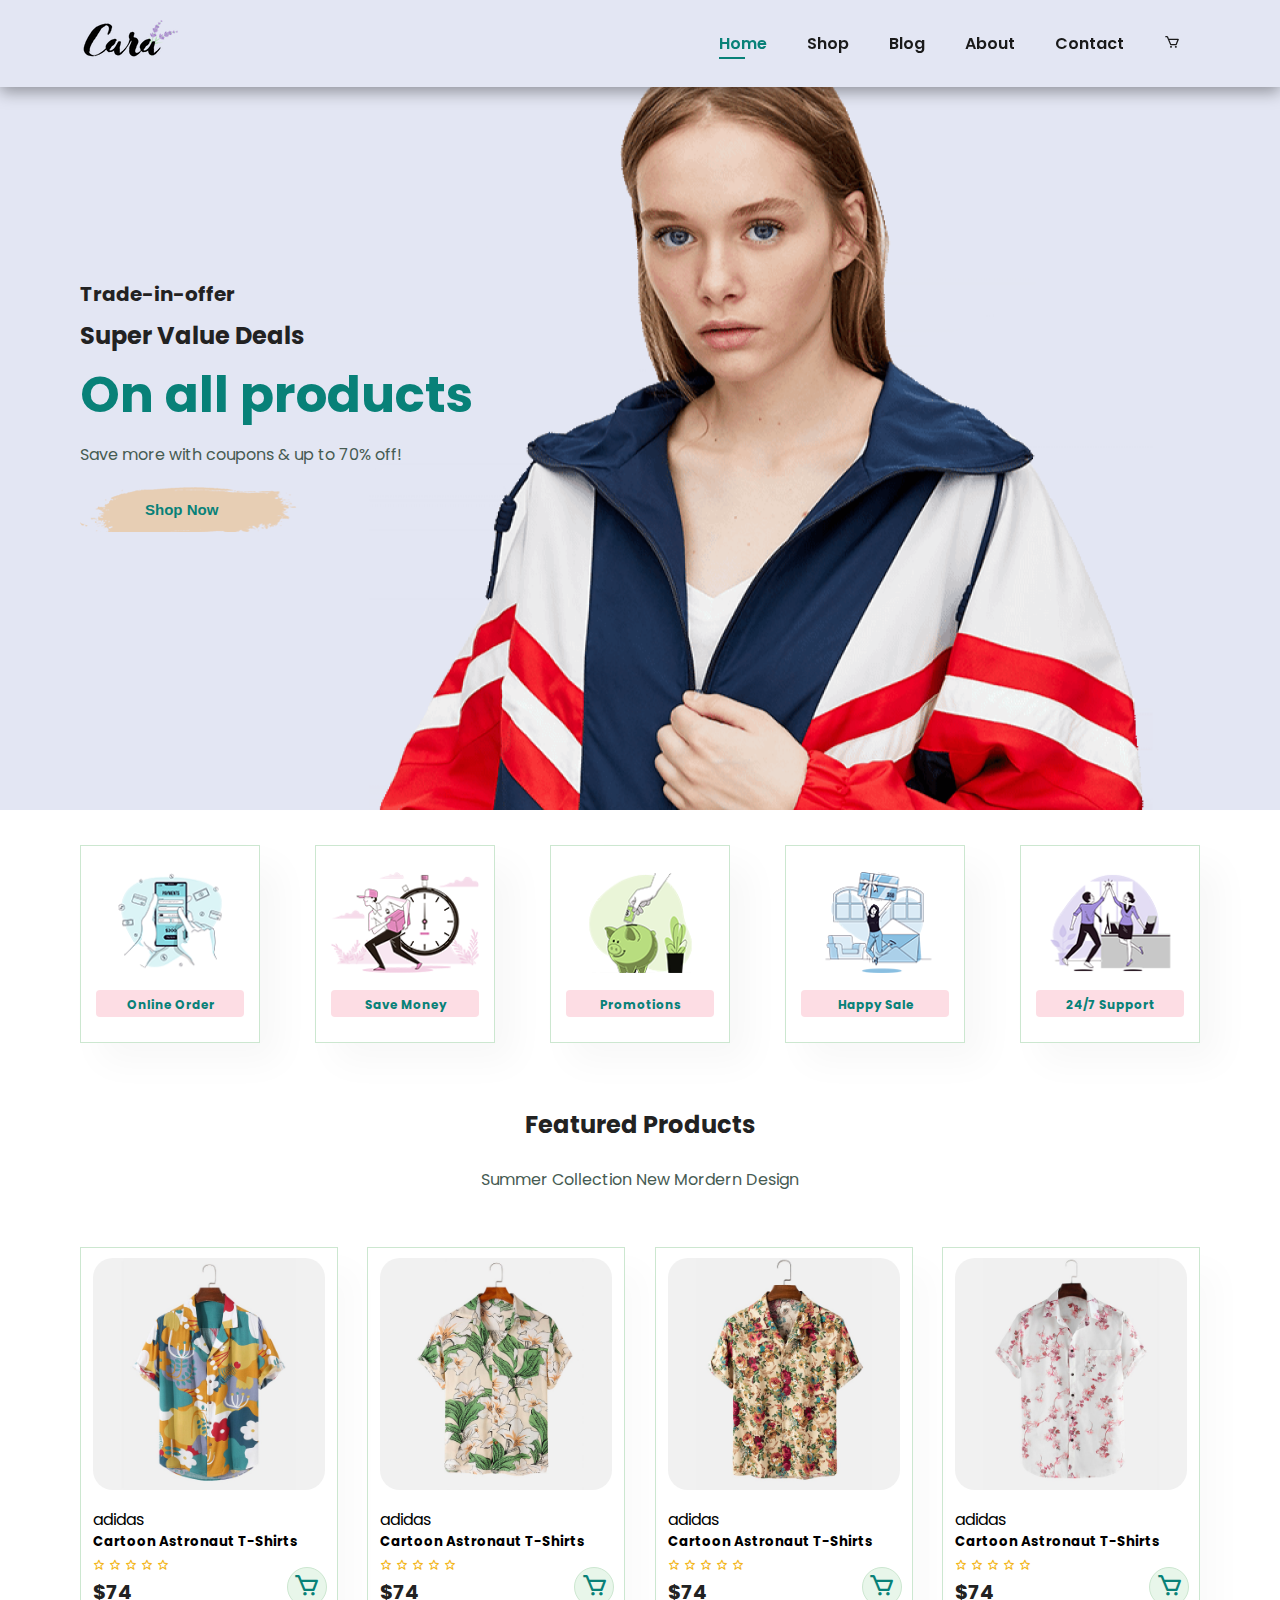
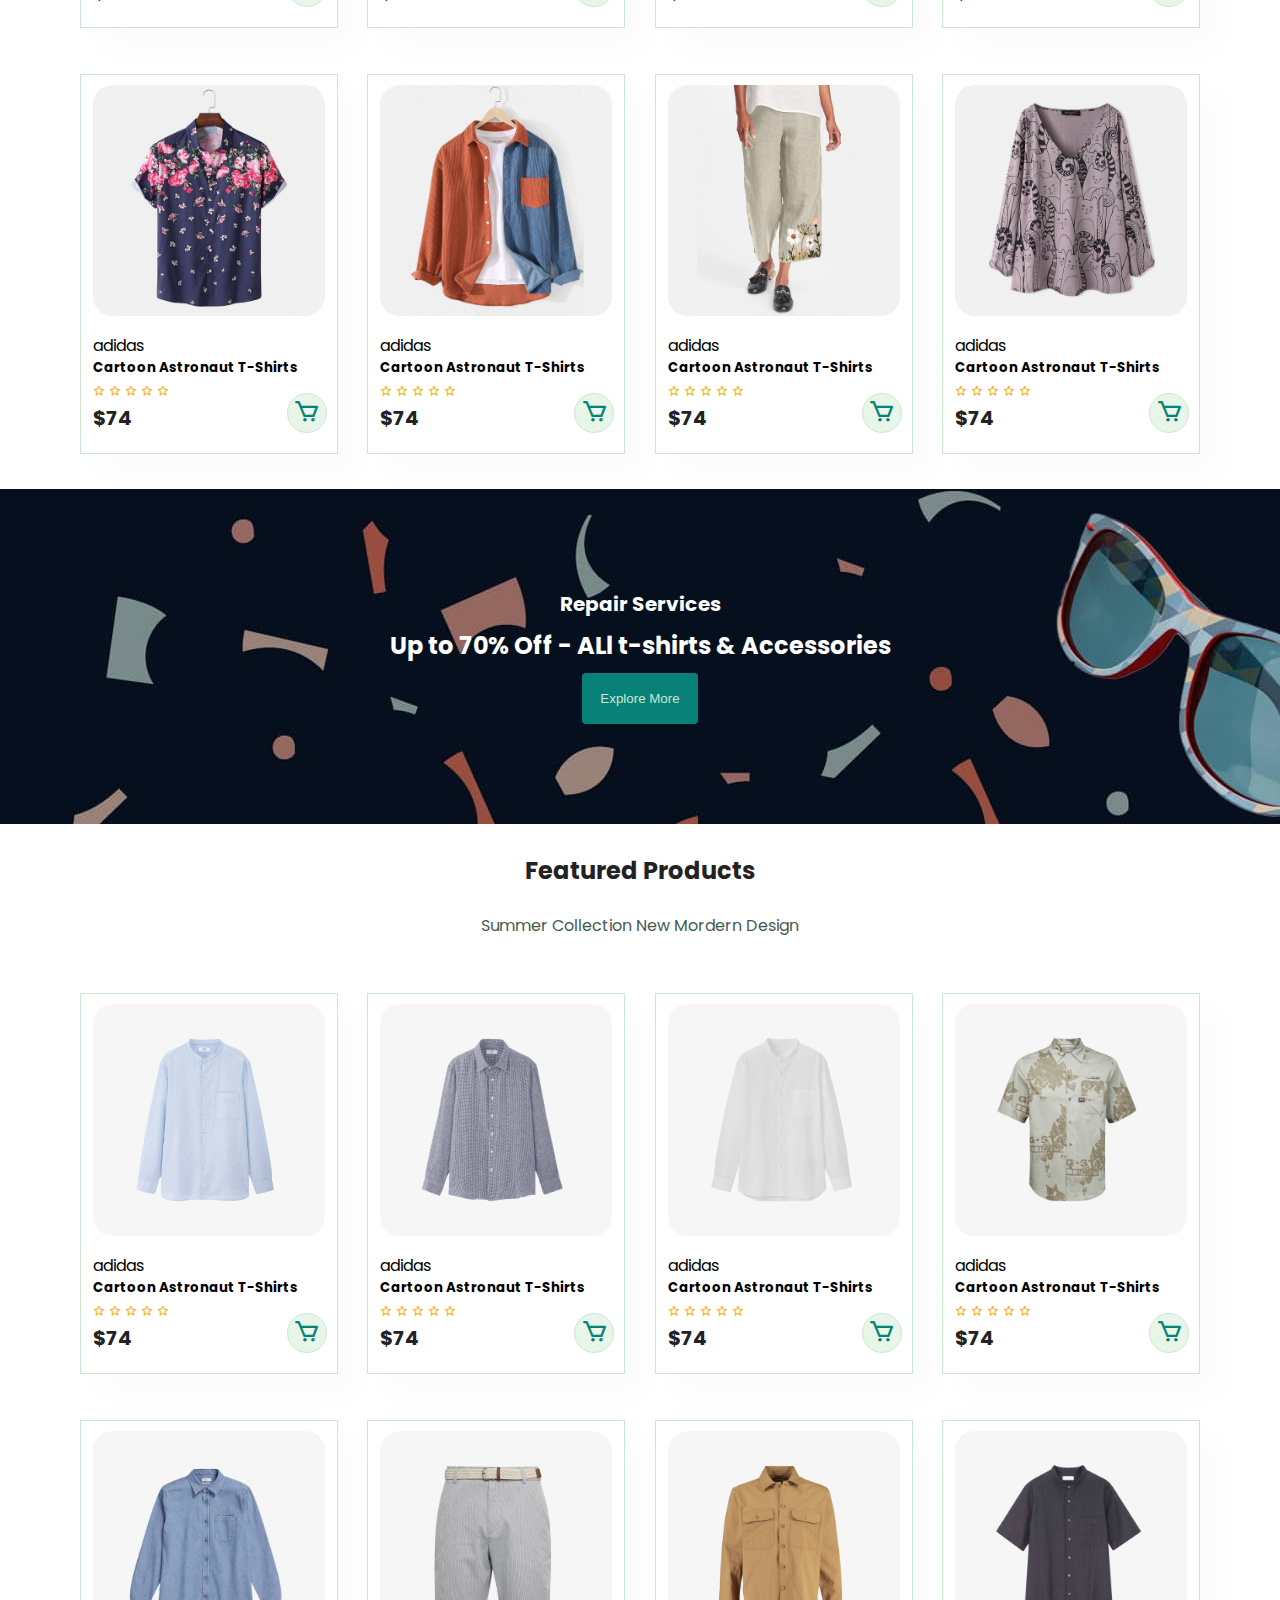
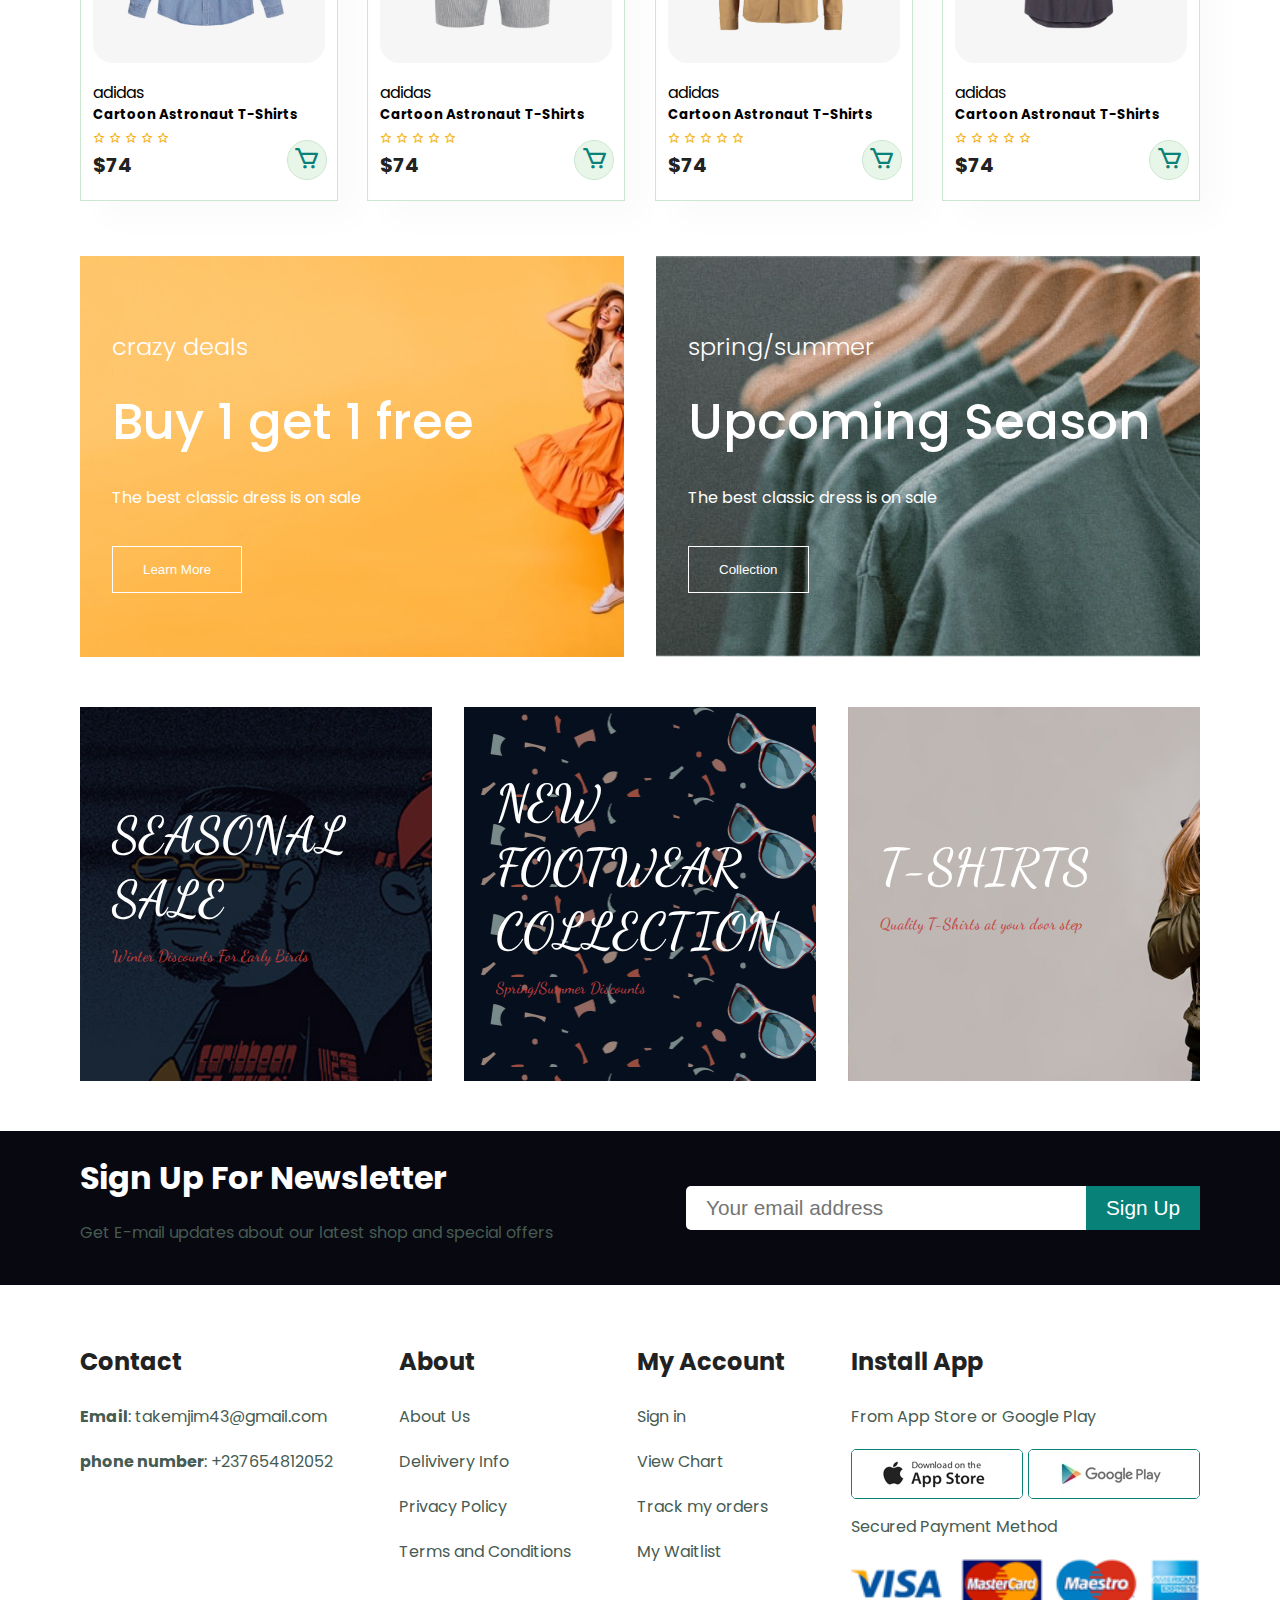
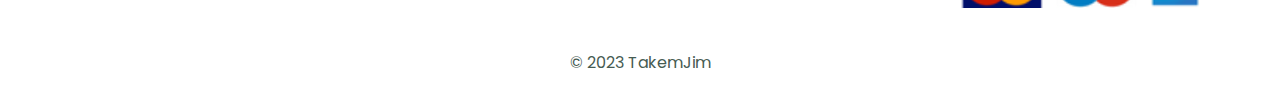
<file: index.html>
<!DOCTYPE html>
<html lang="en">
<head>
    <meta charset="UTF-8">
    <meta name="viewport" content="width=device-width, initial-scale=1.0">
    <!-- css link -->
    <link rel="stylesheet" href="style.css">
   <link rel="stylesheet" href="shop.css">
    <!-- boxicons link -->
    <link rel="stylesheet"
  href="https://cdn.jsdelivr.net/npm/boxicons@latest/css/boxicons.min.css">
    <!--google fonts-  -->
    <link rel="preconnect" href="https://fonts.googleapis.com">
<link rel="preconnect" href="https://fonts.gstatic.com" crossorigin>
<link href="https://fonts.googleapis.com/css2?family=Poppins:wght@300;400;500;600;700;800;900&family=Roboto:wght@300;400;500;700;900&display=swap" rel="stylesheet">
<link rel="preconnect" href="https://fonts.googleapis.com">
<link rel="preconnect" href="https://fonts.gstatic.com" crossorigin>
<link href="https://fonts.googleapis.com/css2?family=Dancing+Script:wght@400;600&display=swap" rel="stylesheet">
  <title>e-commerce website</title>
</head>
<!-- js link -->
<script src="index.js"></script>
<body>
    <!-- ==================header===================== -->
    <header id="header" class="container">
        <a href="#"><img src="./img/logo.png" alt=""></a>
        <nav>
            <ul id="navbar">
                <li class="active"><a href="index.html">Home</a></li>
                <li><a href="shop.html">Shop</a></li>
                <li><a href="blog.html">Blog</a></li>
                <li><a href="about.html">About</a></li>
                <li><a href="contact.html">Contact</a></li>
                <li><a href="cart.html"><i class='bx bx-cart' ></i></a></li>
                <li id="closed"><i class='bx bx-x' id="close"></i></li>
            </ul>
        </nav>
        <i class='bx bx-menu' id="menu-icon"></i>
    </header>
    <!-- =========================section 1====================== -->
    <section id="hero">
        <h4>Trade-in-offer</h4>
        <h2>Super Value Deals</h2>
        <h1>On all products</h1>
        <p>Save more with coupons & up to 70% off!</p>
        <button>Shop Now</button>
    </section>

    <!-- ============feature section============ -->
<section id="feature" class="container">
    <div class="fe-box">
        <img src="img/features/f1.png" alt="">
        <h6>Online Order</h6>
    </div>
    <div class="fe-box">
        <img src="img/features/f2.png" alt="">
        <h6>Save Money</h6>
    </div>
    <div class="fe-box">
        <img src="img/features/f3.png" alt="">
        <h6>Promotions</h6>
    </div>
    <div class="fe-box">
        <img src="img/features/f4.png" alt="">
        <h6>Happy Sale</h6>
    </div>
    <div class="fe-box">
        <img src="img/features/f5.png" alt="">
        <h6>24/7 Support</h6>
    </div>
</section>

<!-- ==============products========== -->
<section id="product1" class="container">
    <h2>Featured Products</h2>
    <p>Summer Collection New Mordern Design</p>
    <div class="pro-container">
<div class="pro">
    <img src="img/products/f1.jpg" alt="">
<div class="des">
    <span>adidas</span>
    <h5>Cartoon Astronaut T-Shirts</h5>
<div class="star">
<i class='bx bx-star'></i>
<i class='bx bx-star'></i>
<i class='bx bx-star'></i>
<i class='bx bx-star'></i>
<i class='bx bx-star'></i>
</div>
<h4>$74</h4>
</div>
<a href="cart.html" class="cart"><i class='bx bx-cart' ></i></a>
</div>  
<div class="pro">
    <img src="img/products/f2.jpg" alt="">
<div class="des">
    <span>adidas</span>
    <h5>Cartoon Astronaut T-Shirts</h5>
<div class="star">
<i class='bx bx-star'></i>
<i class='bx bx-star'></i>
<i class='bx bx-star'></i>
<i class='bx bx-star'></i>
<i class='bx bx-star'></i>
</div>
<h4>$74</h4>
</div>
<a href="cart.html" class="cart"><i class='bx bx-cart' ></i></a>
</div>  
<div class="pro">
    <img src="img/products/f3.jpg" alt="">
<div class="des">
    <span>adidas</span>
    <h5>Cartoon Astronaut T-Shirts</h5>
<div class="star">
<i class='bx bx-star'></i>
<i class='bx bx-star'></i>
<i class='bx bx-star'></i>
<i class='bx bx-star'></i>
<i class='bx bx-star'></i>
</div>
<h4>$74</h4>
</div>
<a href="cart.html" class="cart"><i class='bx bx-cart' ></i></a>
</div>  
<div class="pro">
    <img src="img/products/f4.jpg" alt="">
<div class="des">
    <span>adidas</span>
    <h5>Cartoon Astronaut T-Shirts</h5>
<div class="star">
<i class='bx bx-star'></i>
<i class='bx bx-star'></i>
<i class='bx bx-star'></i>
<i class='bx bx-star'></i>
<i class='bx bx-star'></i>
</div>
<h4>$74</h4>
</div>
<a href="cart.html" class="cart"><i class='bx bx-cart' ></i></a>
</div>  
<div class="pro">
    <img src="img/products/f5.jpg" alt="">
<div class="des">
    <span>adidas</span>
    <h5>Cartoon Astronaut T-Shirts</h5>
<div class="star">
<i class='bx bx-star'></i>
<i class='bx bx-star'></i>
<i class='bx bx-star'></i>
<i class='bx bx-star'></i>
<i class='bx bx-star'></i>
</div>
<h4>$74</h4>
</div>
<a href="cart.html" class="cart"><i class='bx bx-cart' ></i></a>
</div>  
<div class="pro">
    <img src="img/products/f6.jpg" alt="">
<div class="des">
    <span>adidas</span>
    <h5>Cartoon Astronaut T-Shirts</h5>
<div class="star">
<i class='bx bx-star'></i>
<i class='bx bx-star'></i>
<i class='bx bx-star'></i>
<i class='bx bx-star'></i>
<i class='bx bx-star'></i>
</div>
<h4>$74</h4>
</div>
<a href="cart.html" class="cart"><i class='bx bx-cart' ></i></a>
</div>  
<div class="pro">
    <img src="img/products/f7.jpg" alt="">
<div class="des">
    <span>adidas</span>
    <h5>Cartoon Astronaut T-Shirts</h5>
<div class="star">
<i class='bx bx-star'></i>
<i class='bx bx-star'></i>
<i class='bx bx-star'></i>
<i class='bx bx-star'></i>
<i class='bx bx-star'></i>
</div>
<h4>$74</h4>
</div>
<a href="cart.html" class="cart"><i class='bx bx-cart' ></i></a>
</div>  
<div class="pro">
    <img src="img/products/f8.jpg" alt="">
<div class="des">
    <span>adidas</span>
    <h5>Cartoon Astronaut T-Shirts</h5>
<div class="star">
<i class='bx bx-star'></i>
<i class='bx bx-star'></i>
<i class='bx bx-star'></i>
<i class='bx bx-star'></i>
<i class='bx bx-star'></i>
</div>
<h4>$74</h4>
</div>
<a href="cart.html" class="cart"><i class='bx bx-cart' ></i></a>
</div>
    </div>
</section>


<!-- ---banner---------- -->
<section class="banner"><h4>Repair Services</h4>
<h2>Up to 70% Off - ALl t-shirts & Accessories</h2>
<button>Explore More</button></section>


<!-- new arrivals -->
<section id="product1" class="container">
    <h2>Featured Products</h2>
    <p>Summer Collection New Mordern Design</p>
    <div class="pro-container">
<div class="pro">
    <img src="img/products/n1.jpg" alt="">
<div class="des">
    <span>adidas</span>
    <h5>Cartoon Astronaut T-Shirts</h5>
<div class="star">
<i class='bx bx-star'></i>
<i class='bx bx-star'></i>
<i class='bx bx-star'></i>
<i class='bx bx-star'></i>
<i class='bx bx-star'></i>
</div>
<h4>$74</h4>
</div>
<a href="cart.html" class="cart"><i class='bx bx-cart' ></i></a>
</div>  
<div class="pro">
    <img src="img/products/n2.jpg" alt="">
<div class="des">
    <span>adidas</span>
    <h5>Cartoon Astronaut T-Shirts</h5>
<div class="star">
<i class='bx bx-star'></i>
<i class='bx bx-star'></i>
<i class='bx bx-star'></i>
<i class='bx bx-star'></i>
<i class='bx bx-star'></i>
</div>
<h4>$74</h4>
</div>
<a href="cart.html" class="cart"><i class='bx bx-cart' ></i></a>
</div>  
<div class="pro">
    <img src="img/products/n3.jpg" alt="">
<div class="des">
    <span>adidas</span>
    <h5>Cartoon Astronaut T-Shirts</h5>
<div class="star">
<i class='bx bx-star'></i>
<i class='bx bx-star'></i>
<i class='bx bx-star'></i>
<i class='bx bx-star'></i>
<i class='bx bx-star'></i>
</div>
<h4>$74</h4>
</div>
<a href="cart.html" class="cart"><i class='bx bx-cart' ></i></a>
</div>  
<div class="pro">
    <img src="img/products/n4.jpg" alt="">
<div class="des">
    <span>adidas</span>
    <h5>Cartoon Astronaut T-Shirts</h5>
<div class="star">
<i class='bx bx-star'></i>
<i class='bx bx-star'></i>
<i class='bx bx-star'></i>
<i class='bx bx-star'></i>
<i class='bx bx-star'></i>
</div>
<h4>$74</h4>
</div>
<a href="cart.html" class="cart"><i class='bx bx-cart' ></i></a>
</div>  
<div class="pro">
    <img src="img/products/n5.jpg" alt="">
<div class="des">
    <span>adidas</span>
    <h5>Cartoon Astronaut T-Shirts</h5>
<div class="star">
<i class='bx bx-star'></i>
<i class='bx bx-star'></i>
<i class='bx bx-star'></i>
<i class='bx bx-star'></i>
<i class='bx bx-star'></i>
</div>
<h4>$74</h4>
</div>
<a href="cart.html" class="cart"><i class='bx bx-cart' ></i></a>
</div>  
<div class="pro">
    <img src="img/products/n6.jpg" alt="">
<div class="des">
    <span>adidas</span>
    <h5>Cartoon Astronaut T-Shirts</h5>
<div class="star">
<i class='bx bx-star'></i>
<i class='bx bx-star'></i>
<i class='bx bx-star'></i>
<i class='bx bx-star'></i>
<i class='bx bx-star'></i>
</div>
<h4>$74</h4>
</div>
<a href="cart.html" class="cart"><i class='bx bx-cart' ></i></a>
</div>  
<div class="pro">
    <img src="img/products/n7.jpg" alt="">
<div class="des">
    <span>adidas</span>
    <h5>Cartoon Astronaut T-Shirts</h5>
<div class="star">
<i class='bx bx-star'></i>
<i class='bx bx-star'></i>
<i class='bx bx-star'></i>
<i class='bx bx-star'></i>
<i class='bx bx-star'></i>
</div>
<h4>$74</h4>
</div>
<a href="cart.html" class="cart"><i class='bx bx-cart' ></i></a>
</div>  
<div class="pro">
    <img src="img/products/n8.jpg" alt="">
<div class="des">
    <span>adidas</span>
    <h5>Cartoon Astronaut T-Shirts</h5>
<div class="star">
<i class='bx bx-star'></i>
<i class='bx bx-star'></i>
<i class='bx bx-star'></i>
<i class='bx bx-star'></i>
<i class='bx bx-star'></i>
</div>
<h4>$74</h4>
</div>
<a href="cart.html" class="cart"><i class='bx bx-cart' ></i></a>
</div>
    </div>
</section>

<!-- =================section grid================ -->
<section class="ads container">
    <div class="grid-container grid-container1">
        <div class="grid-box">
            <h2>crazy deals</h2>
            <h1>Buy 1 get 1 free</h1>
            <p>The best classic dress is on sale</p>
            <button>Learn More</button></div>
            <div class="grid-box">
                <h2>spring/summer</h2>
                <h1>Upcoming Season</h1>
                <p>The best classic dress is on sale</p>
                <button>Collection</button></div>
    </div>
    <div class="grid-container grid-container2">
        <div class="grid-box">
            <h1>SEASONAL SALE</h1>
        <p><span>Winter Discounts For Early Birds</span></p>
        </div>
        <div class="grid-box">
            <h1>NEW FOOTWEAR COLLECTION</h1>
        <p><span>Spring/Summer Discounts</span></p>
        </div>
        <div class="grid-box">
            <h1>T-SHIRTS</h1>
        <p><span>Quality T-Shirts at your door step</span></p>
        </div>
    </div>
</section>

<!-- newsletter -->
<section class="newsletter container">
    <div>
        <h2>Sign Up For Newsletter</h2>
        <p>Get E-mail updates about our latest shop and special offers</p>
    </div>
    <form action="">
        <input type="email" name="" id="" placeholder="Your email address">
        <input type="submit" value="Sign Up">
    </form>
</section>


<!-- footer -->
<footer class="container">
    <div>
        <h2>Contact</h2>
        <p><strong>Email</strong>: takemjim43@gmail.com</p>
        <p><b>phone number</b>: +237654812052</p>
    </div>
    <div>
        <h2>About</h2>
        <p>About Us</p>
        <p>Delivivery Info</p>
        <p>Privacy Policy</p>
        <p>Terms and Conditions</p>
    </div>
    <div>
        <h2>My Account</h2>
        <p>Sign in</p>
        <p>View Chart</p>
        <p>Track my orders</p>
        <p>My Waitlist</p>
    </div>
    <div>
        <h2>Install App</h2>
        <p>From App Store or Google Play</p>
        <div class="download"><img src="./img/pay/app.jpg" alt="">
            <img src="./img/pay/play.jpg" alt=""></div>
        <p>Secured Payment Method</p>
        <img src="./img/pay/pay.png" alt="">
    </div>
</footer>
<p style="text-align: center">&copy 2023 TakemJim</p>

<!-- js link -->
<script src="index.js"></script>
</body>
</html>
</file>
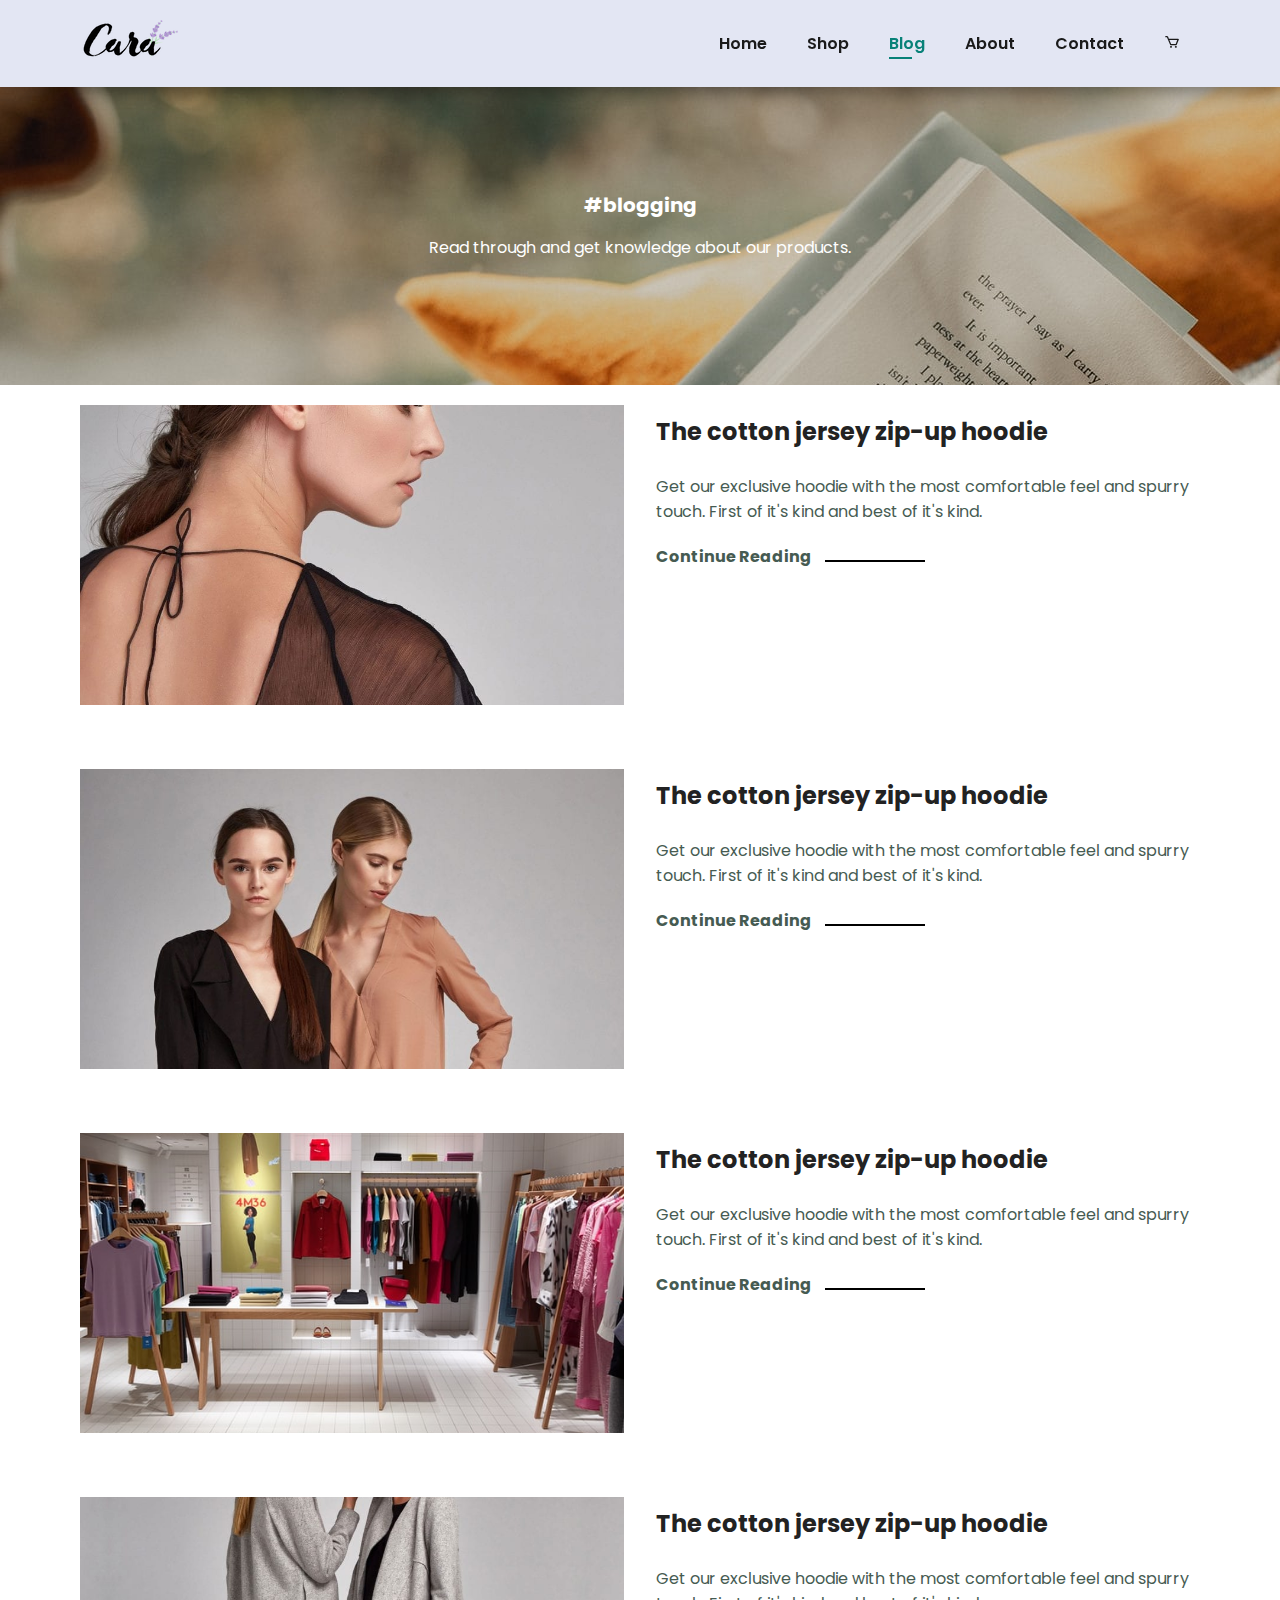
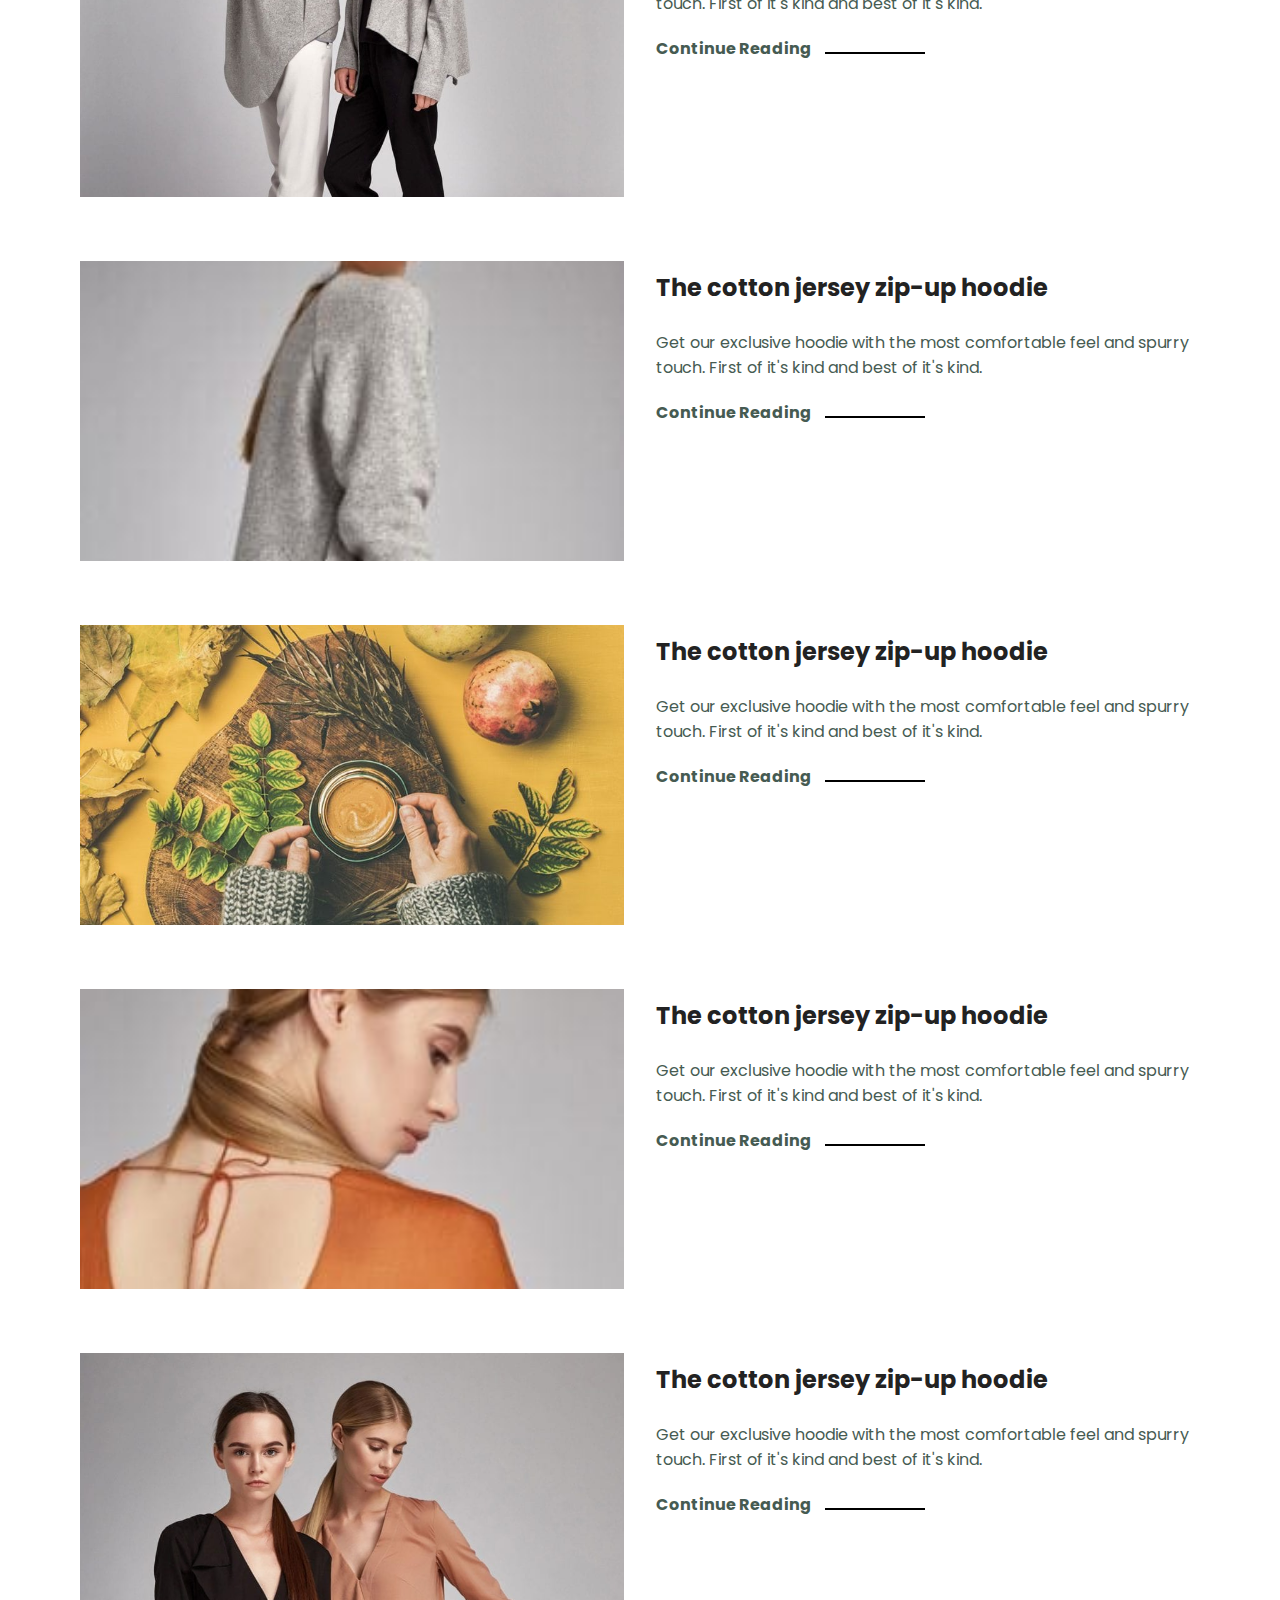
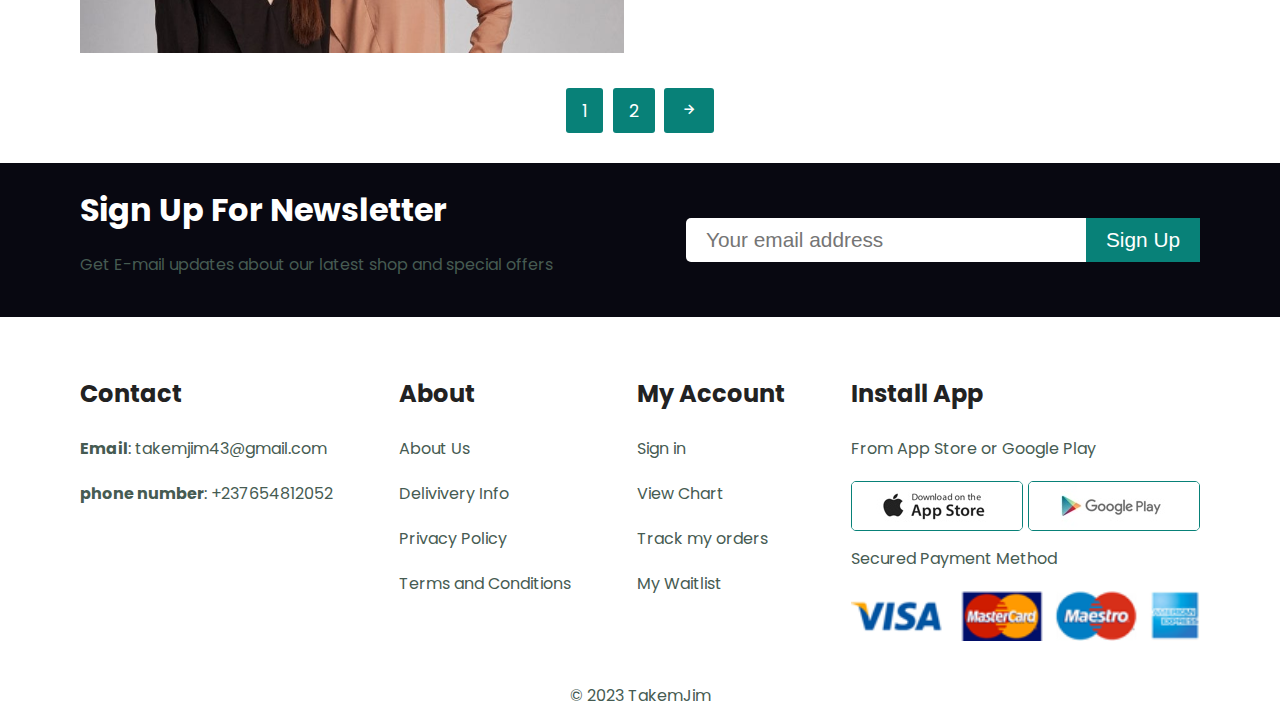
<file: blog.html>
<!DOCTYPE html>
<html lang="en">
<head>
    <meta charset="UTF-8">
    <meta name="viewport" content="width=device-width, initial-scale=1.0">
    <!-- css link -->
    <link rel="stylesheet" href="shop.css">
    <link rel="stylesheet" href="blog.css">
    <link rel="stylesheet" href="style.css">
    <!-- boxicons link -->
    <link rel="stylesheet"
  href="https://cdn.jsdelivr.net/npm/boxicons@latest/css/boxicons.min.css">
    <!--google fonts-  -->
    <link rel="preconnect" href="https://fonts.googleapis.com">
<link rel="preconnect" href="https://fonts.gstatic.com" crossorigin>
<link href="https://fonts.googleapis.com/css2?family=Poppins:wght@300;400;500;600;700;800;900&family=Roboto:wght@300;400;500;700;900&display=swap" rel="stylesheet">
<link rel="preconnect" href="https://fonts.googleapis.com">
<link rel="preconnect" href="https://fonts.gstatic.com" crossorigin>
<link href="https://fonts.googleapis.com/css2?family=Dancing+Script:wght@400;600&display=swap" rel="stylesheet">
  <title>e-commerce website</title>
</head>
<!-- js link -->
<script src="index.js"></script>
<body>
    <!-- ==================header===================== -->
    <header id="header" class="container">
        <a href="#"><img src="./img/logo.png" alt=""></a>
        <nav>
            <ul id="navbar">
                <li><a href="index.html">Home</a></li>
                <li><a href="shop.html">Shop</a></li>
                <li class="active"><a href="blog.html">Blog</a></li>
                <li><a href="about.html">About</a></li>
                <li><a href="contact.html">Contact</a></li>
                <li><a href="cart.html"><i class='bx bx-cart' ></i></a></li>
                <li id="closed"><i class='bx bx-x' id="close"></i></li>
            </ul>
        </nav>
        <i class='bx bx-menu' id="menu-icon"></i>
    </header>
    <!-- =========================section 1====================== -->
    <!-- ---banner---------- -->
<section style="background-image: url(img/banner/b19.jpg);" class="banner-shop container"><h4>#blogging</h4>
    <p>Read through and get knowledge about our products.</p>
</section>
<!-- blog posts -->
<section class="container blog-posts">
    <div class="blog-posts-container">
        <div class="blog-posts-boxes">
            <div><img src="./img/blog/b1.jpg" alt=""></div>
        <div class="blog-posts-text">
            <h2>The cotton jersey zip-up hoodie</h2>
            <p>Get our exclusive hoodie with the most comfortable feel and spurry touch. First of it's kind and best of it's kind.</p>
            <b><p>Continue Reading <span style="width: 100px; height: 2px; background: #000; display: inline-block; margin-left: 10px;"></span></p></b>
        </div>
        </div>
        <div class="blog-posts-boxes">
            <div><img src="./img/blog/b2.jpg" alt=""></div>
        <div class="blog-posts-text">
            <h2>The cotton jersey zip-up hoodie</h2>
            <p>Get our exclusive hoodie with the most comfortable feel and spurry touch. First of it's kind and best of it's kind.</p>
            <b><p>Continue Reading <span style="width: 100px; height: 2px; background: #000; display: inline-block; margin-left: 10px;"></span></p></b>
        </div>
        </div>
        <div class="blog-posts-boxes">
            <div><img src="./img/blog/b3.jpg" alt=""></div>
        <div class="blog-posts-text">
            <h2>The cotton jersey zip-up hoodie</h2>
            <p>Get our exclusive hoodie with the most comfortable feel and spurry touch. First of it's kind and best of it's kind.</p>
            <b><p>Continue Reading <span style="width: 100px; height: 2px; background: #000; display: inline-block; margin-left: 10px;"></span></p></b>
        </div>
        </div>
        <div class="blog-posts-boxes">
            <div><img src="./img/blog/b4.jpg" alt=""></div>
        <div class="blog-posts-text">
            <h2>The cotton jersey zip-up hoodie</h2>
            <p>Get our exclusive hoodie with the most comfortable feel and spurry touch. First of it's kind and best of it's kind.</p>
            <b><p>Continue Reading <span style="width: 100px; height: 2px; background: #000; display: inline-block; margin-left: 10px;"></span></p></b>
        </div>
        </div>
        <div class="blog-posts-boxes">
            <div><img src="./img/blog/b5.jpg" alt=""></div>
        <div class="blog-posts-text">
            <h2>The cotton jersey zip-up hoodie</h2>
            <p>Get our exclusive hoodie with the most comfortable feel and spurry touch. First of it's kind and best of it's kind.</p>
            <b><p>Continue Reading <span style="width: 100px; height: 2px; background: #000; display: inline-block; margin-left: 10px;"></span></p></b>
        </div>
        </div>
        <div class="blog-posts-boxes">
            <div><img src="./img/blog/b6.jpg" alt=""></div>
        <div class="blog-posts-text">
            <h2>The cotton jersey zip-up hoodie</h2>
            <p>Get our exclusive hoodie with the most comfortable feel and spurry touch. First of it's kind and best of it's kind.</p>
            <b><p>Continue Reading <span style="width: 100px; height: 2px; background: #000; display: inline-block; margin-left: 10px;"></span></p></b>
        </div>
        </div>
        <div class="blog-posts-boxes">
            <div><img src="./img/blog/b7.jpg" alt=""></div>
        <div class="blog-posts-text">
            <h2>The cotton jersey zip-up hoodie</h2>
            <p>Get our exclusive hoodie with the most comfortable feel and spurry touch. First of it's kind and best of it's kind.</p>
            <b><p>Continue Reading <span style="width: 100px; height: 2px; background: #000; display: inline-block; margin-left: 10px;"></span></p></b>
        </div>
        </div>
        <div class="blog-posts-boxes">
            <div><img src="./img/blog/b2.jpg" alt=""></div>
        <div class="blog-posts-text">
            <h2>The cotton jersey zip-up hoodie</h2>
            <p>Get our exclusive hoodie with the most comfortable feel and spurry touch. First of it's kind and best of it's kind.</p>
            <b><p>Continue Reading <span style="width: 100px; height: 2px; background: #000; display: inline-block; margin-left: 10px;"></span></p></b>
        </div>
        </div>


    </div>
</section>


<!-- pagination -->
<p class='pagination'><span>1</span>
<span>2</span>
<span><i class='bx bx-right-arrow-alt'></i></span></p>

<!-- newsletter -->
<section class="newsletter container">
    <div>
        <h2>Sign Up For Newsletter</h2>
        <p>Get E-mail updates about our latest shop and special offers</p>
    </div>
    <form action="">
        <input type="email" name="" id="" placeholder="Your email address">
        <input type="submit" value="Sign Up">
    </form>
</section>


<!-- footer -->
<footer class="container">
    <div>
        <h2>Contact</h2>
        <p><strong>Email</strong>: takemjim43@gmail.com</p>
        <p><b>phone number</b>: +237654812052</p>
    </div>
    <div>
        <h2>About</h2>
        <p>About Us</p>
        <p>Delivivery Info</p>
        <p>Privacy Policy</p>
        <p>Terms and Conditions</p>
    </div>
    <div>
        <h2>My Account</h2>
        <p>Sign in</p>
        <p>View Chart</p>
        <p>Track my orders</p>
        <p>My Waitlist</p>
    </div>
    <div>
        <h2>Install App</h2>
        <p>From App Store or Google Play</p>
        <div class="download"><img src="./img/pay/app.jpg" alt="">
            <img src="./img/pay/play.jpg" alt=""></div>
        <p>Secured Payment Method</p>
        <img src="./img/pay/pay.png" alt="">
    </div>
</footer>
<p style="text-align: center">&copy 2023 TakemJim</p>

<!-- js link -->
<script src="index.js"></script>
</body>
</html>
</file>
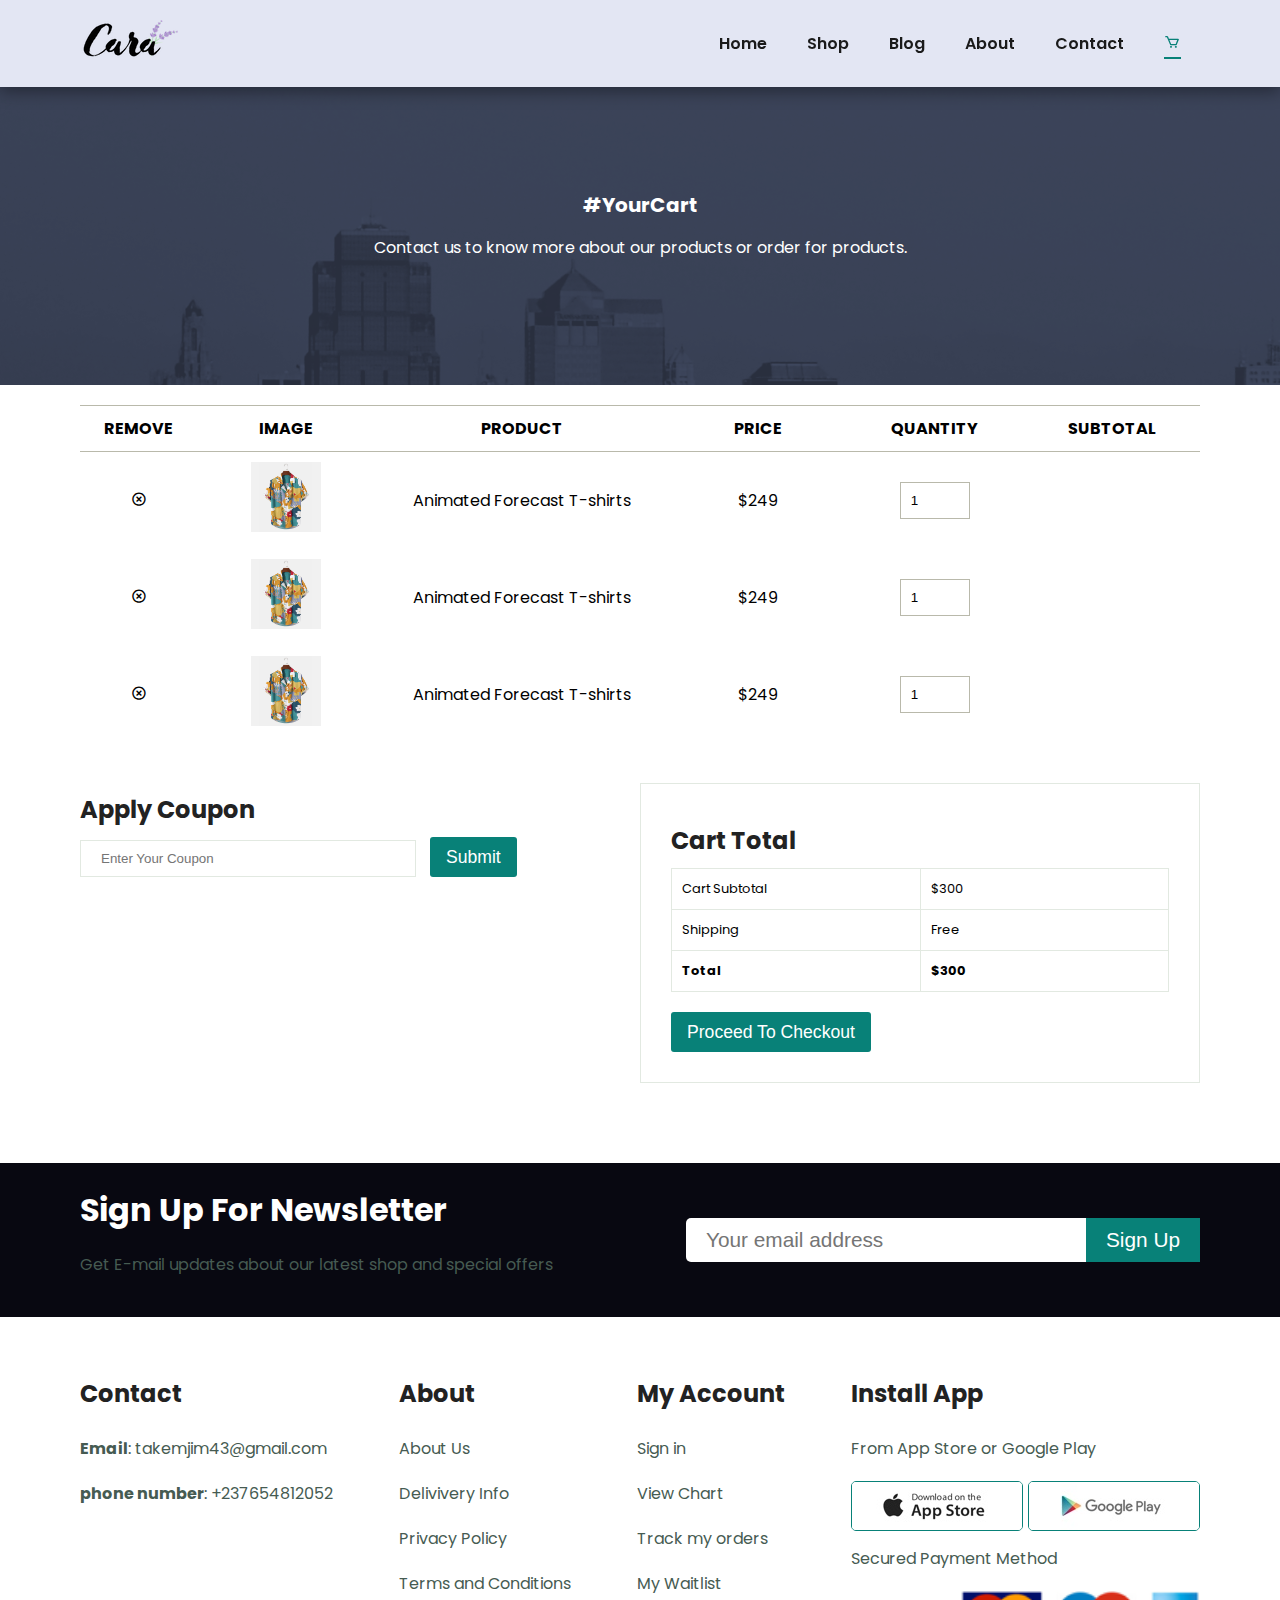
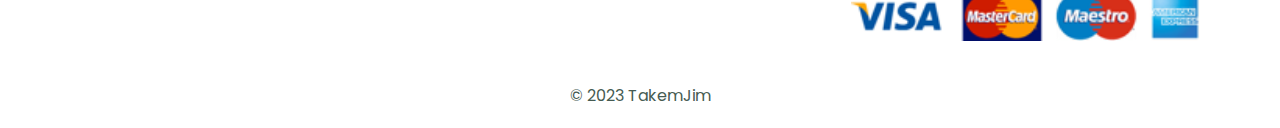
<file: cart.html>
<!DOCTYPE html>
<html lang="en">
<head>
    <meta charset="UTF-8">
    <meta name="viewport" content="width=device-width, initial-scale=1.0">
    <!-- css link -->
    <link rel="stylesheet" href="shop.css">
    <link rel="stylesheet" href="blog.css">
    <link rel="stylesheet" href="style.css">
    <link rel="stylesheet" href="about.css">
    <link rel="stylesheet" href="contact.css">
    <link rel="stylesheet" href="cart.css">
    <!-- boxicons link -->
    <link rel="stylesheet"
  href="https://cdn.jsdelivr.net/npm/boxicons@latest/css/boxicons.min.css">
    <!--google fonts-  -->
    <link rel="preconnect" href="https://fonts.googleapis.com">
<link rel="preconnect" href="https://fonts.gstatic.com" crossorigin>
<link href="https://fonts.googleapis.com/css2?family=Poppins:wght@300;400;500;600;700;800;900&family=Roboto:wght@300;400;500;700;900&display=swap" rel="stylesheet">
<link rel="preconnect" href="https://fonts.googleapis.com">
<link rel="preconnect" href="https://fonts.gstatic.com" crossorigin>
<link href="https://fonts.googleapis.com/css2?family=Dancing+Script:wght@400;600&display=swap" rel="stylesheet">
  <title>e-commerce website</title>
</head>
<!-- js link -->
<script src="index.js"></script>
<body>
    <!-- ==================header===================== -->
    <header id="header" class="container">
        <a href="#"><img src="./img/logo.png" alt=""></a>
        <nav>
            <ul id="navbar">
                <li><a href="index.html">Home</a></li>
                <li><a href="shop.html">Shop</a></li>
                <li><a href="blog.html">Blog</a></li>
                <li><a href="about.html">About</a></li>
                <li><a href="contact.html">Contact</a></li>
                <li class="active"><a href="cart.html"><i class='bx bx-cart' ></i></a></li>
                <li id="closed"><i class='bx bx-x' id="close"></i></li>
            </ul>
        </nav>
        <i class='bx bx-menu' id="menu-icon"></i>
    </header>
    <!-- =========================section 1====================== -->
   
    <!-- ---banner---------- -->
<section style="background-image: url(img/about/banner.png);" class="banner-shop container"><h4>#YourCart</h4>
    <p>Contact us to know more about our products or order for products.</p>
</section>

<!-- cart table -->
<section class="container" id="cart">
    <table>
        <thead>
            <tr>
                <td>Remove</td>
                <td>Image</td>
                <td>Product</td>
                <td>Price</td>
                <td>Quantity</td>
                <td>Subtotal</td>
            </tr>
        </thead>
        <tbody>
            <tr><td><i class='bx bx-x-circle'></i></td>
            <td><img src="./img/products/f1.jpg" alt=""></td>
            <td>Animated Forecast T-shirts</td>
        <td>$249</td>
        <td><input type="number" name="" value="1" id=""></td>
        </tr>
        <tr><td><i class='bx bx-x-circle'></i></td>
        <td><img src="./img/products/f1.jpg" alt=""></td>
        <td>Animated Forecast T-shirts</td>
    <td>$249</td>
    <td><input type="number" name="" value="1" id=""></td>
    </tr>
    <tr><td><i class='bx bx-x-circle'></i></td>
    <td><img src="./img/products/f1.jpg" alt=""></td>
    <td>Animated Forecast T-shirts</td>
<td>$249</td>
<td><input type="number" name="" value="1" id=""></td>
</tr>
        </tbody>
    </table>
</section>

<!-- COUPON -->
<section class="container coupon">
    <div id="coupon">
        <h2>Apply Coupon</h2>
        <div><input type="text" name="" id="" placeholder="Enter Your Coupon">
        <input type="submit" value="Submit" class="btn"></div>
    </div>
    <div id="coupon" class=" total">
        <h2>Cart Total</h2>
        <table>
            <tr>
                <td>Cart Subtotal</td>
                <td>$300</td>
            </tr>
            <tr>
                <td>Shipping</td>
                <td>Free</td>
            </tr>
            <tr>
                <td><strong>Total</strong></td>
                <td><strong>$300</strong></td>
            </tr>
        </table>
        <button class="btn">Proceed To Checkout</button>
    </div>
</section>


<!-- newsletter -->
<section class="newsletter container">
    <div>
        <h2>Sign Up For Newsletter</h2>
        <p>Get E-mail updates about our latest shop and special offers</p>
    </div>
    <form action="">
        <input type="email" name="" id="" placeholder="Your email address">
        <input type="submit" value="Sign Up">
    </form>
</section>


<!-- footer -->
<footer class="container">
    <div>
        <h2>Contact</h2>
        <p><strong>Email</strong>: takemjim43@gmail.com</p>
        <p><b>phone number</b>: +237654812052</p>
    </div>
    <div>
        <h2>About</h2>
        <p>About Us</p>
        <p>Delivivery Info</p>
        <p>Privacy Policy</p>
        <p>Terms and Conditions</p>
    </div>
    <div>
        <h2>My Account</h2>
        <p>Sign in</p>
        <p>View Chart</p>
        <p>Track my orders</p>
        <p>My Waitlist</p>
    </div>
    <div>
        <h2>Install App</h2>
        <p>From App Store or Google Play</p>
        <div class="download"><img src="./img/pay/app.jpg" alt="">
            <img src="./img/pay/play.jpg" alt=""></div>
        <p>Secured Payment Method</p>
        <img src="./img/pay/pay.png" alt="">
    </div>
</footer>
<p style="text-align: center">&copy 2023 TakemJim</p>

<!-- js link -->
<script src="index.js"></script>
</body>
</html>
</file>
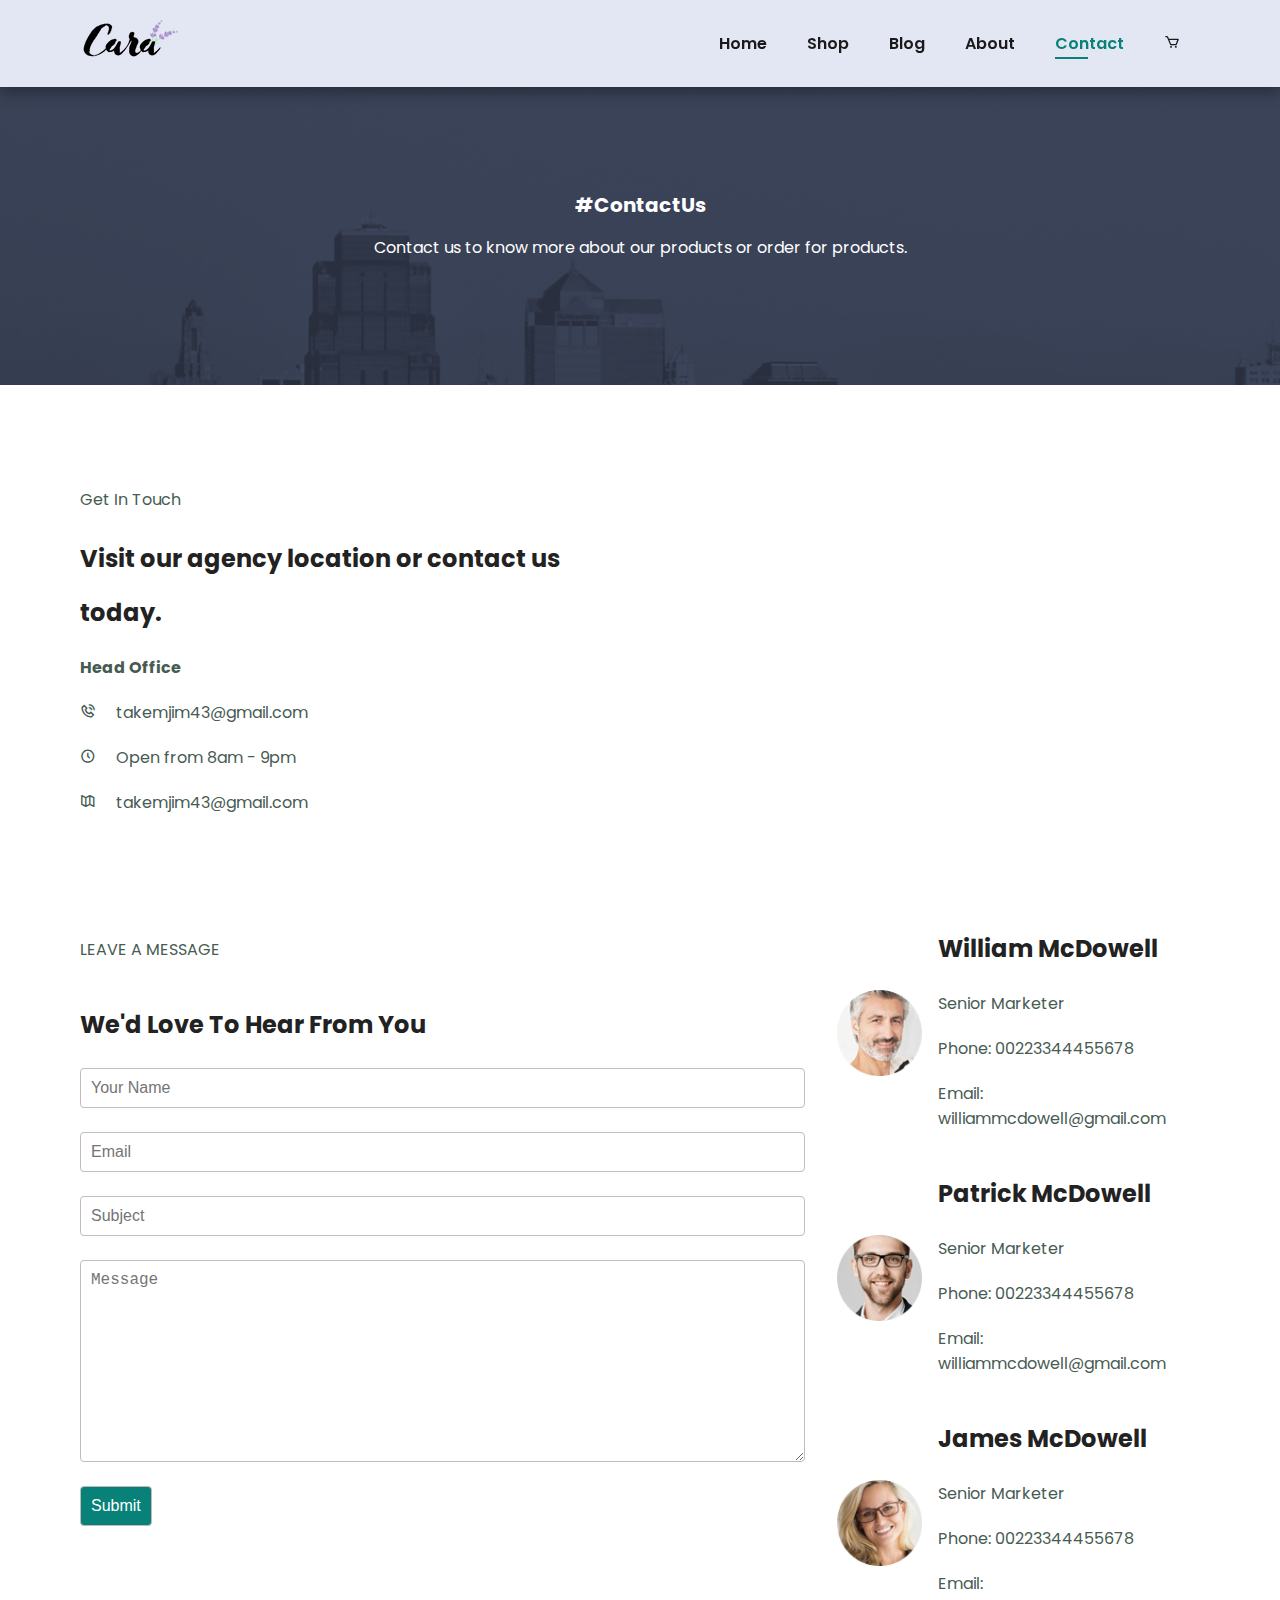
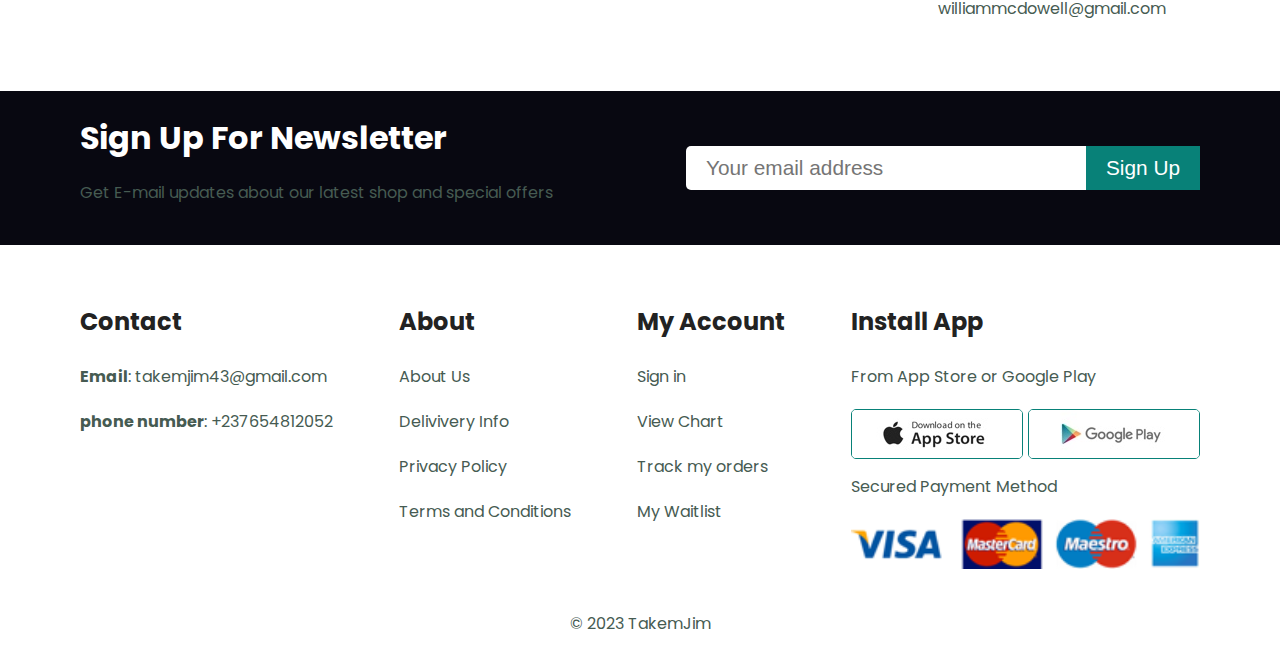
<file: contact.html>
<!DOCTYPE html>
<html lang="en">
<head>
    <meta charset="UTF-8">
    <meta name="viewport" content="width=device-width, initial-scale=1.0">
    <!-- css link -->
    <link rel="stylesheet" href="shop.css">
    <link rel="stylesheet" href="blog.css">
    <link rel="stylesheet" href="style.css">
    <link rel="stylesheet" href="about.css">
    <link rel="stylesheet" href="contact.css">
    <!-- boxicons link -->
    <link rel="stylesheet"
  href="https://cdn.jsdelivr.net/npm/boxicons@latest/css/boxicons.min.css">
    <!--google fonts-  -->
    <link rel="preconnect" href="https://fonts.googleapis.com">
<link rel="preconnect" href="https://fonts.gstatic.com" crossorigin>
<link href="https://fonts.googleapis.com/css2?family=Poppins:wght@300;400;500;600;700;800;900&family=Roboto:wght@300;400;500;700;900&display=swap" rel="stylesheet">
<link rel="preconnect" href="https://fonts.googleapis.com">
<link rel="preconnect" href="https://fonts.gstatic.com" crossorigin>
<link href="https://fonts.googleapis.com/css2?family=Dancing+Script:wght@400;600&display=swap" rel="stylesheet">
  <title>e-commerce website</title>
</head>
<!-- js link -->
<script src="index.js"></script>
<body>
    <!-- ==================header===================== -->
    <header id="header" class="container">
        <a href="#"><img src="./img/logo.png" alt=""></a>
        <nav>
            <ul id="navbar">
                <li><a href="index.html">Home</a></li>
                <li><a href="shop.html">Shop</a></li>
                <li><a href="blog.html">Blog</a></li>
                <li><a href="about.html">About</a></li>
                <li class="active"><a href="contact.html">Contact</a></li>
                <li><a href="cart.html"><i class='bx bx-cart' ></i></a></li>
                <li id="closed"><i class='bx bx-x' id="close"></i></li>
            </ul>
        </nav>
        <i class='bx bx-menu' id="menu-icon"></i>
    </header>
    <!-- =========================section 1====================== -->
   
    <!-- ---banner---------- -->
<section style="background-image: url(img/about/banner.png);" class="banner-shop container"><h4>#ContactUs</h4>
    <p>Contact us to know more about our products or order for products.</p>
</section>



<section class="container about">
    <div>
        <p>Get In Touch</p>
        <h2>Visit our agency location or contact us today.</h2>
        <p><strong>Head Office</strong></p>
        <p><i class='bx bx-phone-call'></i> &nbsp;&nbsp;&nbsp;&nbsp;takemjim43@gmail.com</p>
        <p><i class='bx bx-time-five' ></i> &nbsp;&nbsp;&nbsp;&nbsp;Open from 8am - 9pm</p>
        <p><i class='bx bx-map-alt' ></i> &nbsp;&nbsp;&nbsp;&nbsp;takemjim43@gmail.com</p>
    </div>
    <div>
        <iframe src="https://www.google.com/maps/embed?pb=!1m18!1m12!1m3!1d254519.1040396526!2d9.278958228115485!3d4.6188755643269594!2m3!1f0!2f0!3f0!3m2!1i1024!2i768!4f13.1!3m3!1m2!1s0x1060c722eea47aa1%3A0x23be678dee591327!2sKumba!5e0!3m2!1sen!2scm!4v1692900714266!5m2!1sen!2scm" width="600" height="450" style="border:0;" allowfullscreen="" loading="lazy" referrerpolicy="no-referrer-when-downgrade"></iframe>
    </div>
</section>
<!-- contact us -->
<section class="container">
    <div class="grid-container">
        <div class="grid-columns">
<p>LEAVE A MESSAGE</p>
<h2>We'd Love To Hear From You</h2>
<form action="">
    <input type="text" name="" id="" placeholder="Your Name">
    <input type="email" name="" id="" placeholder="Email">
    <input type="text" placeholder="Subject">
    <textarea name="" id="" cols="30" rows="10" placeholder="Message"></textarea>
<input type="submit" value="Submit" class="btn">
</form>
        </div>
        <div class="grid-columns people">
            <div>
                <div><img src="./img/people/1.png" alt=""></div>
                <div>
                    <h2>William McDowell</h2>
                    <p>Senior Marketer</p>
                    <p>Phone: 00223344455678</p>
                    <p>Email: williammcdowell@gmail.com</p>
                </div>
            </div>
            <div>
                <div><img src="./img/people/2.png" alt=""></div>
                <div>
                    <h2>Patrick McDowell</h2>
                    <p>Senior Marketer</p>
                    <p>Phone: 00223344455678</p>
                    <p>Email: williammcdowell@gmail.com</p>
                </div>
            </div>
            <div>
                <div><img src="./img/people/3.png" alt=""></div>
                <div>
                    <h2>James McDowell</h2>
                    <p>Senior Marketer</p>
                    <p>Phone: 00223344455678</p>
                    <p>Email: williammcdowell@gmail.com</p>
                </div>
            </div>
            
        </div>
    </div>
</section>

<!-- newsletter -->
<section class="newsletter container">
    <div>
        <h2>Sign Up For Newsletter</h2>
        <p>Get E-mail updates about our latest shop and special offers</p>
    </div>
    <form action="">
        <input type="email" name="" id="" placeholder="Your email address">
        <input type="submit" value="Sign Up">
    </form>
</section>


<!-- footer -->
<footer class="container">
    <div>
        <h2>Contact</h2>
        <p><strong>Email</strong>: takemjim43@gmail.com</p>
        <p><b>phone number</b>: +237654812052</p>
    </div>
    <div>
        <h2>About</h2>
        <p>About Us</p>
        <p>Delivivery Info</p>
        <p>Privacy Policy</p>
        <p>Terms and Conditions</p>
    </div>
    <div>
        <h2>My Account</h2>
        <p>Sign in</p>
        <p>View Chart</p>
        <p>Track my orders</p>
        <p>My Waitlist</p>
    </div>
    <div>
        <h2>Install App</h2>
        <p>From App Store or Google Play</p>
        <div class="download"><img src="./img/pay/app.jpg" alt="">
            <img src="./img/pay/play.jpg" alt=""></div>
        <p>Secured Payment Method</p>
        <img src="./img/pay/pay.png" alt="">
    </div>
</footer>
<p style="text-align: center">&copy 2023 TakemJim</p>

<!-- js link -->
<script src="index.js"></script>
</body>
</html>
</file>
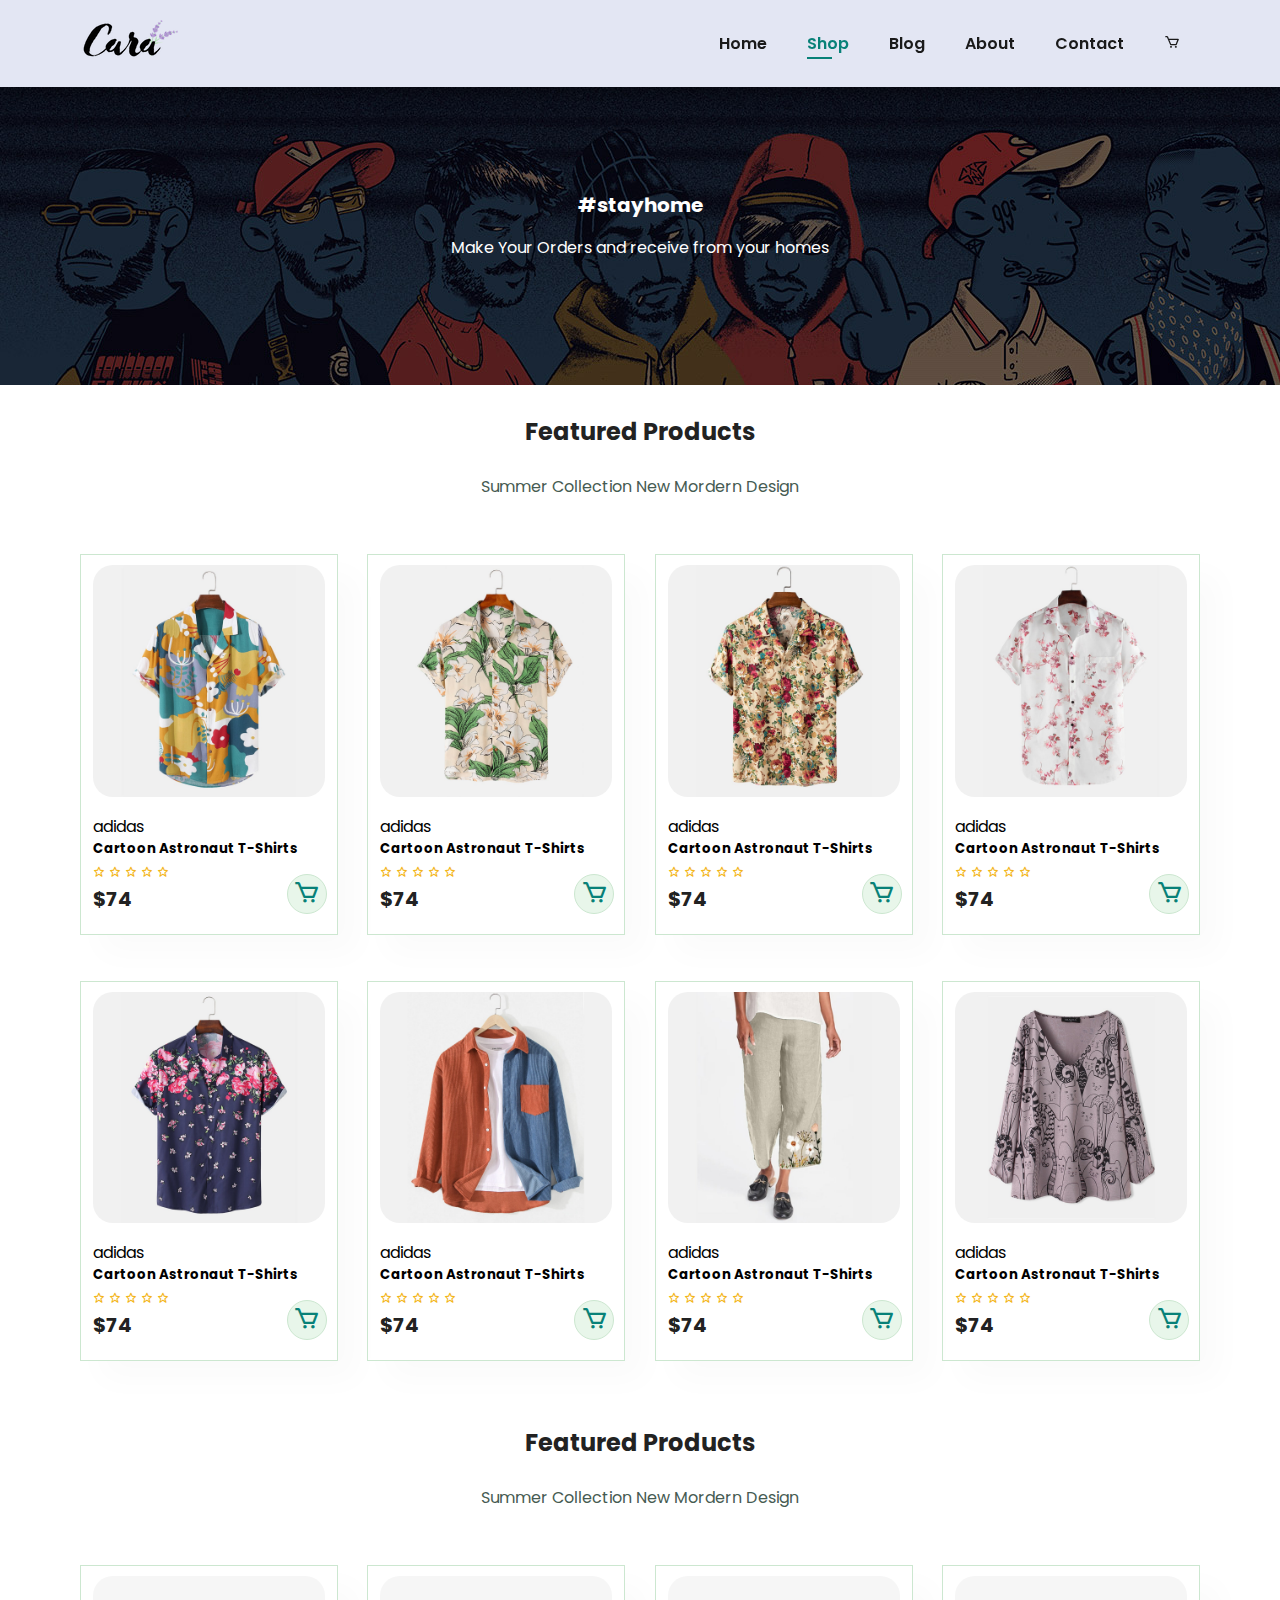
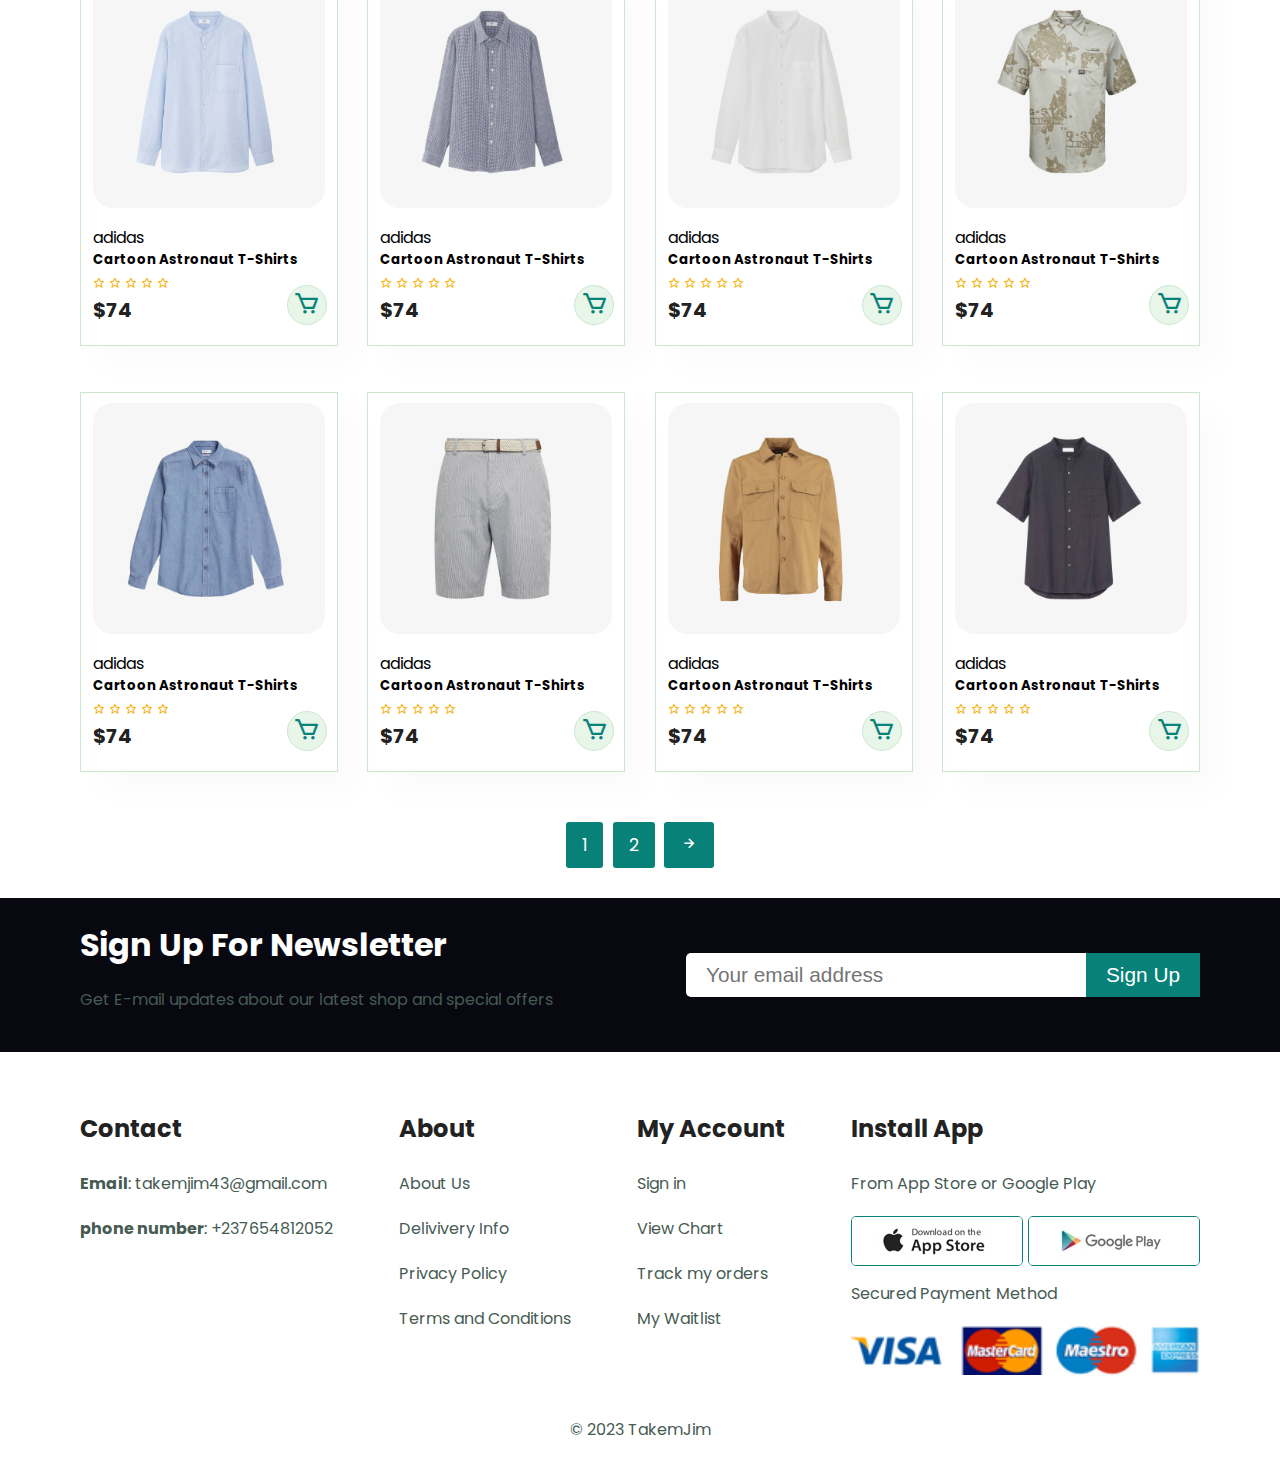
<file: shop.html>
<!DOCTYPE html>
<html lang="en">
<head>
    <meta charset="UTF-8">
    <meta name="viewport" content="width=device-width, initial-scale=1.0">
    <!-- css link -->
    <link rel="stylesheet" href="shop.css">
    <link rel="stylesheet" href="style.css">
    <!-- boxicons link -->
    <link rel="stylesheet"
  href="https://cdn.jsdelivr.net/npm/boxicons@latest/css/boxicons.min.css">
    <!--google fonts-  -->
    <link rel="preconnect" href="https://fonts.googleapis.com">
<link rel="preconnect" href="https://fonts.gstatic.com" crossorigin>
<link href="https://fonts.googleapis.com/css2?family=Poppins:wght@300;400;500;600;700;800;900&family=Roboto:wght@300;400;500;700;900&display=swap" rel="stylesheet">
<link rel="preconnect" href="https://fonts.googleapis.com">
<link rel="preconnect" href="https://fonts.gstatic.com" crossorigin>
<link href="https://fonts.googleapis.com/css2?family=Dancing+Script:wght@400;600&display=swap" rel="stylesheet">
  <title>e-commerce website</title>
</head>
<!-- js link -->
<script src="index.js"></script>
<body>
    <!-- ==================header===================== -->
    <header id="header" class="container">
        <a href="#"><img src="./img/logo.png" alt=""></a>
        <nav>
            <ul id="navbar">
                <li><a href="index.html">Home</a></li>
                <li class="active"><a href="shop.html">Shop</a></li>
                <li><a href="blog.html">Blog</a></li>
                <li><a href="about.html">About</a></li>
                <li><a href="contact.html">Contact</a></li>
                <li><a href="cart.html"><i class='bx bx-cart' ></i></a></li>
                <li id="closed"><i class='bx bx-x' id="close"></i></li>
            </ul>
        </nav>
        <i class='bx bx-menu' id="menu-icon"></i>
    </header>
    <!-- =========================section 1====================== -->
    <!-- ---banner---------- -->
<section class="banner-shop container"><h4>#stayhome</h4>
    <p>Make Your Orders and receive from your homes</p>
</section>
    

<!-- ==============products========== -->
<section id="product1" class="container">
    <h2>Featured Products</h2>
    <p>Summer Collection New Mordern Design</p>
    <div class="pro-container">
<div class="pro">
    <a href="sproduct.html"><img src="img/products/f1.jpg" alt=""></a>
<div class="des">
    <span>adidas</span>
    <h5>Cartoon Astronaut T-Shirts</h5>
<div class="star">
<i class='bx bx-star'></i>
<i class='bx bx-star'></i>
<i class='bx bx-star'></i>
<i class='bx bx-star'></i>
<i class='bx bx-star'></i>
</div>
<h4>$74</h4>
</div>
<a href="cart.html" class="cart"><i class='bx bx-cart' ></i></a>
</div>  
<div class="pro">
    <img src="img/products/f2.jpg" alt="">
<div class="des">
    <span>adidas</span>
    <h5>Cartoon Astronaut T-Shirts</h5>
<div class="star">
<i class='bx bx-star'></i>
<i class='bx bx-star'></i>
<i class='bx bx-star'></i>
<i class='bx bx-star'></i>
<i class='bx bx-star'></i>
</div>
<h4>$74</h4>
</div>
<a href="cart.html" class="cart"><i class='bx bx-cart' ></i></a>
</div>  
<div class="pro">
    <img src="img/products/f3.jpg" alt="">
<div class="des">
    <span>adidas</span>
    <h5>Cartoon Astronaut T-Shirts</h5>
<div class="star">
<i class='bx bx-star'></i>
<i class='bx bx-star'></i>
<i class='bx bx-star'></i>
<i class='bx bx-star'></i>
<i class='bx bx-star'></i>
</div>
<h4>$74</h4>
</div>
<a href="cart.html" class="cart"><i class='bx bx-cart' ></i></a>
</div>  
<div class="pro">
    <img src="img/products/f4.jpg" alt="">
<div class="des">
    <span>adidas</span>
    <h5>Cartoon Astronaut T-Shirts</h5>
<div class="star">
<i class='bx bx-star'></i>
<i class='bx bx-star'></i>
<i class='bx bx-star'></i>
<i class='bx bx-star'></i>
<i class='bx bx-star'></i>
</div>
<h4>$74</h4>
</div>
<a href="cart.html" class="cart"><i class='bx bx-cart' ></i></a>
</div>  
<div class="pro">
    <img src="img/products/f5.jpg" alt="">
<div class="des">
    <span>adidas</span>
    <h5>Cartoon Astronaut T-Shirts</h5>
<div class="star">
<i class='bx bx-star'></i>
<i class='bx bx-star'></i>
<i class='bx bx-star'></i>
<i class='bx bx-star'></i>
<i class='bx bx-star'></i>
</div>
<h4>$74</h4>
</div>
<a href="cart.html" class="cart"><i class='bx bx-cart' ></i></a>
</div>  
<div class="pro">
    <img src="img/products/f6.jpg" alt="">
<div class="des">
    <span>adidas</span>
    <h5>Cartoon Astronaut T-Shirts</h5>
<div class="star">
<i class='bx bx-star'></i>
<i class='bx bx-star'></i>
<i class='bx bx-star'></i>
<i class='bx bx-star'></i>
<i class='bx bx-star'></i>
</div>
<h4>$74</h4>
</div>
<a href="cart.html" class="cart"><i class='bx bx-cart' ></i></a>
</div>  
<div class="pro">
    <img src="img/products/f7.jpg" alt="">
<div class="des">
    <span>adidas</span>
    <h5>Cartoon Astronaut T-Shirts</h5>
<div class="star">
<i class='bx bx-star'></i>
<i class='bx bx-star'></i>
<i class='bx bx-star'></i>
<i class='bx bx-star'></i>
<i class='bx bx-star'></i>
</div>
<h4>$74</h4>
</div>
<a href="cart.html" class="cart"><i class='bx bx-cart' ></i></a>
</div>  
<div class="pro">
    <img src="img/products/f8.jpg" alt="">
<div class="des">
    <span>adidas</span>
    <h5>Cartoon Astronaut T-Shirts</h5>
<div class="star">
<i class='bx bx-star'></i>
<i class='bx bx-star'></i>
<i class='bx bx-star'></i>
<i class='bx bx-star'></i>
<i class='bx bx-star'></i>
</div>
<h4>$74</h4>
</div>
<a href="cart.html" class="cart"><i class='bx bx-cart' ></i></a>
</div>
    </div>
</section>



<!-- new arrivals -->
<section id="product1" class="container">
    <h2>Featured Products</h2>
    <p>Summer Collection New Mordern Design</p>
    <div class="pro-container">
<div class="pro">
    <img src="img/products/n1.jpg" alt="">
<div class="des">
    <span>adidas</span>
    <h5>Cartoon Astronaut T-Shirts</h5>
<div class="star">
<i class='bx bx-star'></i>
<i class='bx bx-star'></i>
<i class='bx bx-star'></i>
<i class='bx bx-star'></i>
<i class='bx bx-star'></i>
</div>
<h4>$74</h4>
</div>
<a href="cart.html" class="cart"><i class='bx bx-cart' ></i></a>
</div>  
<div class="pro">
    <img src="img/products/n2.jpg" alt="">
<div class="des">
    <span>adidas</span>
    <h5>Cartoon Astronaut T-Shirts</h5>
<div class="star">
<i class='bx bx-star'></i>
<i class='bx bx-star'></i>
<i class='bx bx-star'></i>
<i class='bx bx-star'></i>
<i class='bx bx-star'></i>
</div>
<h4>$74</h4>
</div>
<a href="cart.html" class="cart"><i class='bx bx-cart' ></i></a>
</div>  
<div class="pro">
    <img src="img/products/n3.jpg" alt="">
<div class="des">
    <span>adidas</span>
    <h5>Cartoon Astronaut T-Shirts</h5>
<div class="star">
<i class='bx bx-star'></i>
<i class='bx bx-star'></i>
<i class='bx bx-star'></i>
<i class='bx bx-star'></i>
<i class='bx bx-star'></i>
</div>
<h4>$74</h4>
</div>
<a href="cart.html" class="cart"><i class='bx bx-cart' ></i></a>
</div>  
<div class="pro">
    <img src="img/products/n4.jpg" alt="">
<div class="des">
    <span>adidas</span>
    <h5>Cartoon Astronaut T-Shirts</h5>
<div class="star">
<i class='bx bx-star'></i>
<i class='bx bx-star'></i>
<i class='bx bx-star'></i>
<i class='bx bx-star'></i>
<i class='bx bx-star'></i>
</div>
<h4>$74</h4>
</div>
<a href="cart.html" class="cart"><i class='bx bx-cart' ></i></a>
</div>  
<div class="pro">
    <img src="img/products/n5.jpg" alt="">
<div class="des">
    <span>adidas</span>
    <h5>Cartoon Astronaut T-Shirts</h5>
<div class="star">
<i class='bx bx-star'></i>
<i class='bx bx-star'></i>
<i class='bx bx-star'></i>
<i class='bx bx-star'></i>
<i class='bx bx-star'></i>
</div>
<h4>$74</h4>
</div>
<a href="cart.html" class="cart"><i class='bx bx-cart' ></i></a>
</div>  
<div class="pro">
    <img src="img/products/n6.jpg" alt="">
<div class="des">
    <span>adidas</span>
    <h5>Cartoon Astronaut T-Shirts</h5>
<div class="star">
<i class='bx bx-star'></i>
<i class='bx bx-star'></i>
<i class='bx bx-star'></i>
<i class='bx bx-star'></i>
<i class='bx bx-star'></i>
</div>
<h4>$74</h4>
</div>
<a href="cart.html" class="cart"><i class='bx bx-cart' ></i></a>
</div>  
<div class="pro">
    <img src="img/products/n7.jpg" alt="">
<div class="des">
    <span>adidas</span>
    <h5>Cartoon Astronaut T-Shirts</h5>
<div class="star">
<i class='bx bx-star'></i>
<i class='bx bx-star'></i>
<i class='bx bx-star'></i>
<i class='bx bx-star'></i>
<i class='bx bx-star'></i>
</div>
<h4>$74</h4>
</div>
<a href="cart.html" class="cart"><i class='bx bx-cart' ></i></a>
</div>  
<div class="pro">
    <img src="img/products/n8.jpg" alt="">
<div class="des">
    <span>adidas</span>
    <h5>Cartoon Astronaut T-Shirts</h5>
<div class="star">
<i class='bx bx-star'></i>
<i class='bx bx-star'></i>
<i class='bx bx-star'></i>
<i class='bx bx-star'></i>
<i class='bx bx-star'></i>
</div>
<h4>$74</h4>
</div>
<a href="cart.html" class="cart"><i class='bx bx-cart' ></i></a>
</div>
    </div>
</section>
<p class='pagination'><span>1</span>
<span>2</span>
<span><i class='bx bx-right-arrow-alt'></i></span></p>

<!-- newsletter -->
<section class="newsletter container">
    <div>
        <h2>Sign Up For Newsletter</h2>
        <p>Get E-mail updates about our latest shop and special offers</p>
    </div>
    <form action="">
        <input type="email" name="" id="" placeholder="Your email address">
        <input type="submit" value="Sign Up">
    </form>
</section>


<!-- footer -->
<footer class="container">
    <div>
        <h2>Contact</h2>
        <p><strong>Email</strong>: takemjim43@gmail.com</p>
        <p><b>phone number</b>: +237654812052</p>
    </div>
    <div>
        <h2>About</h2>
        <p>About Us</p>
        <p>Delivivery Info</p>
        <p>Privacy Policy</p>
        <p>Terms and Conditions</p>
    </div>
    <div>
        <h2>My Account</h2>
        <p>Sign in</p>
        <p>View Chart</p>
        <p>Track my orders</p>
        <p>My Waitlist</p>
    </div>
    <div>
        <h2>Install App</h2>
        <p>From App Store or Google Play</p>
        <div class="download"><img src="./img/pay/app.jpg" alt="">
            <img src="./img/pay/play.jpg" alt=""></div>
        <p>Secured Payment Method</p>
        <img src="./img/pay/pay.png" alt="">
    </div>
</footer>
<p style="text-align: center">&copy 2023 TakemJim</p>

<!-- js link -->
<script src="index.js"></script>
</body>
</html>
</file>
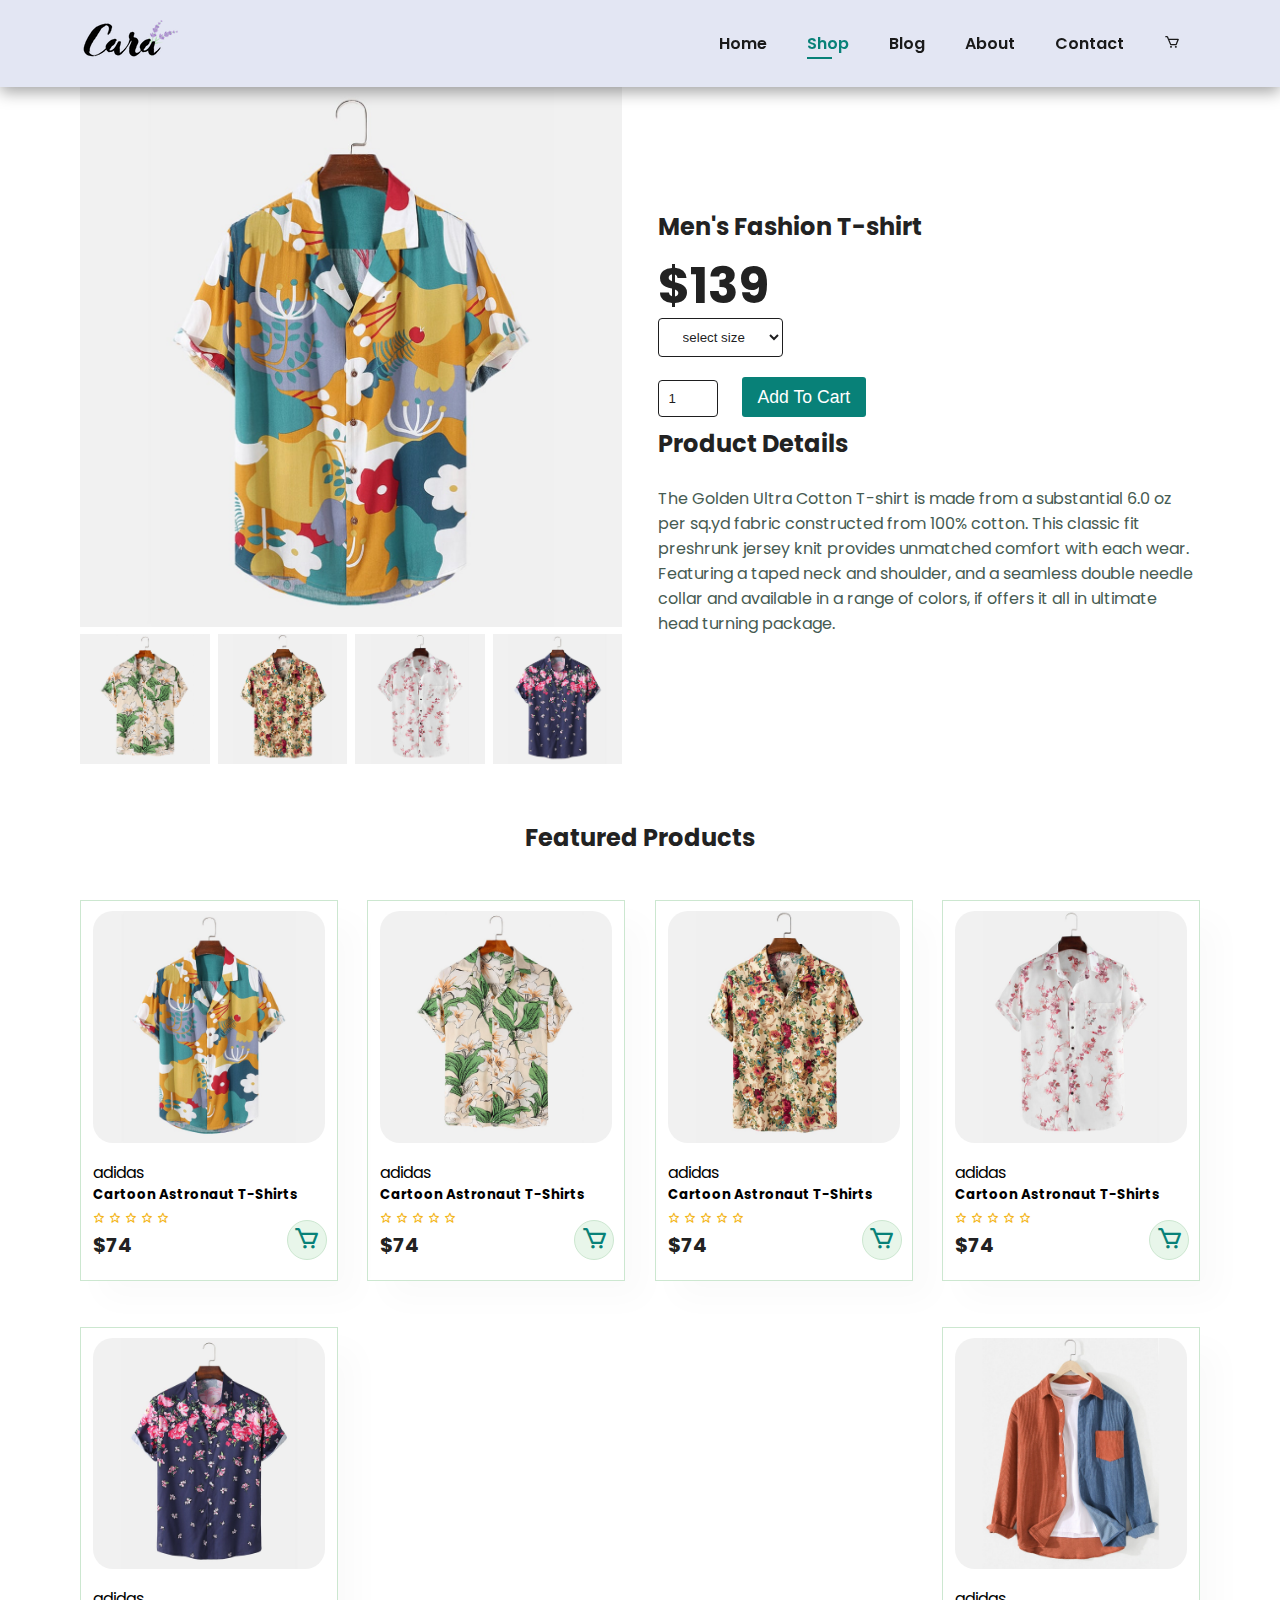
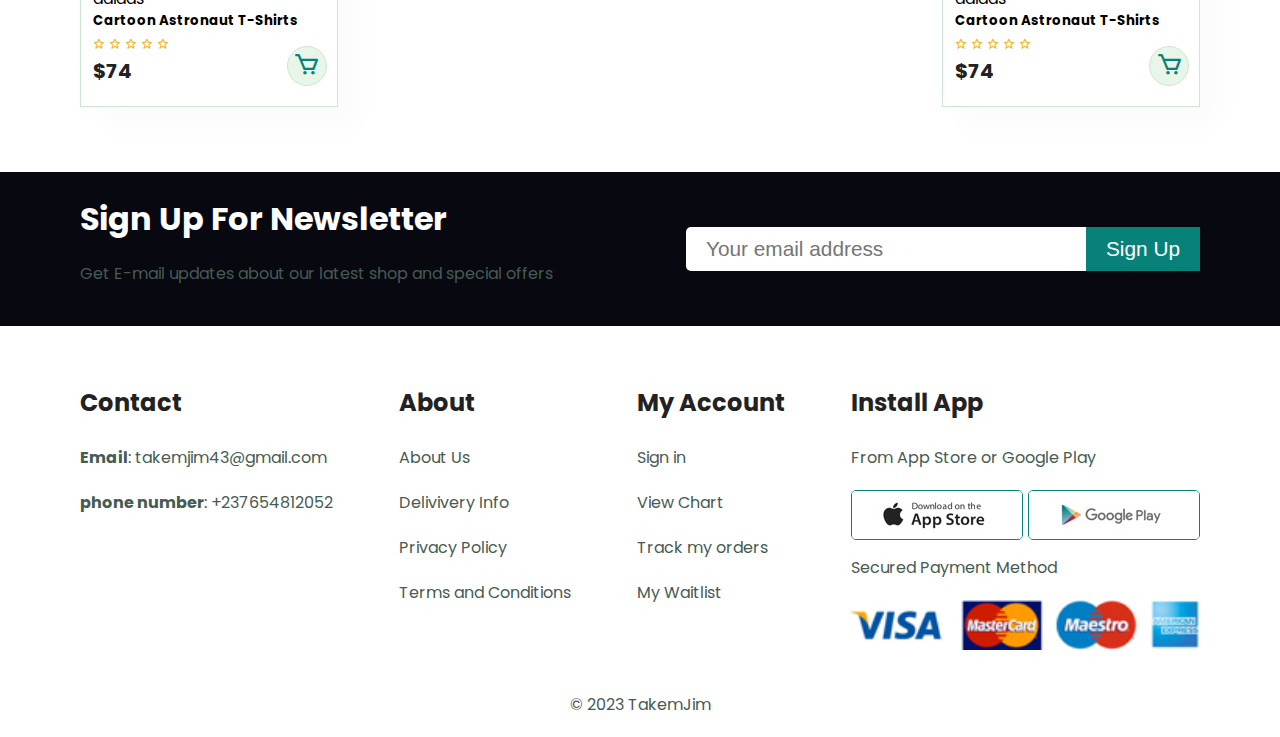
<file: sproduct.html>
<!DOCTYPE html>
<html lang="en">
<head>
    <meta charset="UTF-8">
    <meta name="viewport" content="width=device-width, initial-scale=1.0">
    <!-- css link -->
    <link rel="stylesheet" href="shop.css">
    <link rel="stylesheet" href="style.css">
    <!-- boxicons link -->
    <link rel="stylesheet"
  href="https://cdn.jsdelivr.net/npm/boxicons@latest/css/boxicons.min.css">
    <!--google fonts-  -->
    <link rel="preconnect" href="https://fonts.googleapis.com">
<link rel="preconnect" href="https://fonts.gstatic.com" crossorigin>
<link href="https://fonts.googleapis.com/css2?family=Poppins:wght@300;400;500;600;700;800;900&family=Roboto:wght@300;400;500;700;900&display=swap" rel="stylesheet">
<link rel="preconnect" href="https://fonts.googleapis.com">
<link rel="preconnect" href="https://fonts.gstatic.com" crossorigin>
<link href="https://fonts.googleapis.com/css2?family=Dancing+Script:wght@400;600&display=swap" rel="stylesheet">
  <title>e-commerce website</title>
</head>
<!-- js link -->
<script src="index.js"></script>
<body>
    <!-- ==================header===================== -->
    <header id="header" class="container">
        <a href="#"><img src="./img/logo.png" alt=""></a>
        <nav>
            <ul id="navbar">
                <li><a href="index.html">Home</a></li>
                <li class="active"><a href="shop.html">Shop</a></li>
                <li><a href="blog.html">Blog</a></li>
                <li><a href="about.html">About</a></li>
                <li><a href="contact.html">Contact</a></li>
                <li><a href="cart.html"><i class='bx bx-cart' ></i></a></li>
                <li id="closed"><i class='bx bx-x' id="close"></i></li>
            </ul>
        </nav>
        <i class='bx bx-menu' id="menu-icon"></i>
    </header>
    <!-- =========================section 1====================== -->
    <section class="container pro-details">
        <div class="grid-sproduct">
            <div class="grid-sproduct-box grid-sproduct-1">
                <div><img src="./img/products/f1.jpg" alt="" class="big-image"></div>
           <div class="small-images-box">
            <div><img src="./img/products/f2.jpg" alt="" class="small-img"></div>
            <div><img src="./img/products/f3.jpg" alt="" class="small-img"></div>
            <div><img src="./img/products/f4.jpg" alt="" class="small-img"></div>
            <div><img src="./img/products/f5.jpg" alt="" class="small-img"></div>
           </div>
            </div>
            <div class="grid-sproduct-box">
                <h2>Men's Fashion T-shirt</h2>
                <div class="size">
                    <h1>$139</h1>
                    <form action="">

                    </form><select name="" id="">
                        <option value="">select size</option>
                        <option value="">sm</option>
                        <option value="">L</option>
                        <option value="">XL</option>
                        <option value="">2XL</option>
                    </select>
                    <input type="number" value="1" min="0">
                    <input class='btn' type="submit" value="Add To Cart"></form>
                    <h2>Product Details</h2>
                    <p>The Golden Ultra Cotton T-shirt is made from a substantial 6.0 oz per sq.yd fabric constructed from 100% cotton. This classic fit preshrunk jersey knit provides unmatched comfort with each wear. Featuring a taped neck and shoulder, and a seamless double needle collar and available in a range of colors, if offers it all in ultimate head turning package.</p>
                </div>
            </div>
        </div>
    </section>


<!-- ==============products========== -->
<section id="product1" class="container">
    <h2>Featured Products</h2>
    <div class="pro-container">
<div class="pro">
    <a href="sproduct.html"><img src="img/products/f1.jpg" alt=""></a>
<div class="des">
    <span>adidas</span>
    <h5>Cartoon Astronaut T-Shirts</h5>
<div class="star">
<i class='bx bx-star'></i>
<i class='bx bx-star'></i>
<i class='bx bx-star'></i>
<i class='bx bx-star'></i>
<i class='bx bx-star'></i>
</div>
<h4>$74</h4>
</div>
<a href="cart.html" class="cart"><i class='bx bx-cart' ></i></a>
</div>  
<div class="pro">
    <img src="img/products/f2.jpg" alt="">
<div class="des">
    <span>adidas</span>
    <h5>Cartoon Astronaut T-Shirts</h5>
<div class="star">
<i class='bx bx-star'></i>
<i class='bx bx-star'></i>
<i class='bx bx-star'></i>
<i class='bx bx-star'></i>
<i class='bx bx-star'></i>
</div>
<h4>$74</h4>
</div>
<a href="cart.html" class="cart"><i class='bx bx-cart' ></i></a>
</div>  
<div class="pro">
    <img src="img/products/f3.jpg" alt="">
<div class="des">
    <span>adidas</span>
    <h5>Cartoon Astronaut T-Shirts</h5>
<div class="star">
<i class='bx bx-star'></i>
<i class='bx bx-star'></i>
<i class='bx bx-star'></i>
<i class='bx bx-star'></i>
<i class='bx bx-star'></i>
</div>
<h4>$74</h4>
</div>
<a href="cart.html" class="cart"><i class='bx bx-cart' ></i></a>
</div>  
<div class="pro">
    <img src="img/products/f4.jpg" alt="">
<div class="des">
    <span>adidas</span>
    <h5>Cartoon Astronaut T-Shirts</h5>
<div class="star">
<i class='bx bx-star'></i>
<i class='bx bx-star'></i>
<i class='bx bx-star'></i>
<i class='bx bx-star'></i>
<i class='bx bx-star'></i>
</div>
<h4>$74</h4>
</div>
<a href="cart.html" class="cart"><i class='bx bx-cart' ></i></a>
</div>  
<div class="pro">
    <img src="img/products/f5.jpg" alt="">
<div class="des">
    <span>adidas</span>
    <h5>Cartoon Astronaut T-Shirts</h5>
<div class="star">
<i class='bx bx-star'></i>
<i class='bx bx-star'></i>
<i class='bx bx-star'></i>
<i class='bx bx-star'></i>
<i class='bx bx-star'></i>
</div>
<h4>$74</h4>
</div>
<a href="cart.html" class="cart"><i class='bx bx-cart' ></i></a>
</div>  
<div class="pro">
    <img src="img/products/f6.jpg" alt="">
<div class="des">
    <span>adidas</span>
    <h5>Cartoon Astronaut T-Shirts</h5>
<div class="star">
<i class='bx bx-star'></i>
<i class='bx bx-star'></i>
<i class='bx bx-star'></i>
<i class='bx bx-star'></i>
<i class='bx bx-star'></i>
</div>
<h4>$74</h4>
</div>
<a href="cart.html" class="cart"><i class='bx bx-cart' ></i></a>
</div> 
    </div>
</section>


<!-- newsletter -->
<section class="newsletter container">
    <div>
        <h2>Sign Up For Newsletter</h2>
        <p>Get E-mail updates about our latest shop and special offers</p>
    </div>
    <form action="">
        <input type="email" name="" id="" placeholder="Your email address">
        <input type="submit" value="Sign Up">
    </form>
</section>


<!-- footer -->
<footer class="container">
    <div>
        <h2>Contact</h2>
        <p><strong>Email</strong>: takemjim43@gmail.com</p>
        <p><b>phone number</b>: +237654812052</p>
    </div>
    <div>
        <h2>About</h2>
        <p>About Us</p>
        <p>Delivivery Info</p>
        <p>Privacy Policy</p>
        <p>Terms and Conditions</p>
    </div>
    <div>
        <h2>My Account</h2>
        <p>Sign in</p>
        <p>View Chart</p>
        <p>Track my orders</p>
        <p>My Waitlist</p>
    </div>
    <div>
        <h2>Install App</h2>
        <p>From App Store or Google Play</p>
        <div class="download"><img src="./img/pay/app.jpg" alt="">
            <img src="./img/pay/play.jpg" alt=""></div>
        <p>Secured Payment Method</p>
        <img src="./img/pay/pay.png" alt="">
    </div>
</footer>
<p style="text-align: center">&copy 2023 TakemJim</p>

<!-- js link -->
<script src="index.js"></script>

<script>
    var bigImg = document.querySelector('.big-image');
    var smallImg = document.getElementsByClassName('small-img')

    smallImg[0].onclick = function() {bigImg.src = smallImg[0].src;}
    smallImg[1].onclick = function() {bigImg.src = smallImg[1].src;}
    smallImg[2].onclick = function() {bigImg.src = smallImg[2].src;}
    smallImg[3].onclick = function() {bigImg.src = smallImg[3].src;}

</script>
</body>
</html>
</file>
<file: style.css>
*{ 
    margin: 0;
    padding: 0;
    border: 0;
    outline: 0;
    list-style: none;
    text-decoration: none;
    box-sizing: border-box;
}
body{
    font-family: 'Poppins', sans-serif;
    width: 100%;
}
h1{
    font-size: 50px;
    line-height: 64px;
    color: #222;
}
h2{
    font-style: 46px;
    line-height: 54px;
    color: #222;
}
h4{
    font-size: 20px;
    color: #222;
}
h6{
    font-weight: 700;
    font-size: 12px;
}
p{
    font-size: 16px;
    color: #465b52;
    margin: 15px 0 20px 0;
}
.section-m1{
    margin: 40px 0;
}
img{
    width: 100%;
}

/* header */
.container{
    padding: 20px 80px;
}
#header{
    position: fixed;
    z-index: 3;
    top: 0;
    left: 0;
    right: 0;
display: flex;
align-items: center;
justify-content: space-between;
background: #E3E6F3;
box-shadow: 0 5px 15px rgba(0,0,0,0.36);
}
header nav ul{
    display: flex;
    align-items: center;
    justify-content: center;
}
#header nav ul #close, #header #menu-icon{
    font-size: 2rem;
    color: #1a1a1a;
    cursor: pointer;
    display: none;
}
header nav ul li a{
    padding: 0 20px;
    font-size: 16px;
    font-weight: 600;
    color: #1a1a1a;
    position: relative;
}
header nav ul li a:hover, .active a{
    color: #088178;
    transition: 400ms ease;
}
header nav ul .active a::after, header nav ul li:hover a::after{
    content: '';
    width: 30%;
    height: 2px;
    background: #088178;
position: absolute;
color: #088178;
bottom: -4px;
left: 20px;
}
ul li i{
    font-size: 16px;
}

/* =========section 1============== */
#hero{
    background-image: url('img/hero4.png');
    height: 90vh;
    width: 100%;
    background-position: top 25% right 0;
    padding: 0 80px;
    display: flex;
    justify-content: center;
    align-items: flex-start;
    flex-direction: column;
}

#her0 h4{
    padding-bottom: 15px;
}

#hero h1{
    color: #088178;
}
#hero button{
    background-image: url('img/button.png');
    background-color: transparent;
    color: #088178;
    padding: 14px 80px 14px 65px;
    background-repeat: no-repeat;
    cursor: pointer;
    font-weight: 700;
    font-size: 15px;
}

/* ===========features section========= */
#feature .fe-box{
    width: 180px;
    text-align: center;
    padding: 25px 15px;
    box-shadow: 20px 20px 34px rgba(0,0,0,0.03);
    border: 1px solid #cce7d0;
    margin: 15px 0;
}
#feature .fe-box:hover{
    box-shadow: 10px 10px 54px rgba(70,62,221,0.1);
}#feature .fe-box img{
    width: 100%;
    margin-bottom: 10px;
}
#feature .fe-box h6{
    padding: 9px 8px 6px 9px;
    line-height: 1;
    border-radius: 4px;
    color: #088178;
    background-color: #fddde4;
}
#feature{
 display: flex;
 align-items: center;
 justify-content: space-between;
 flex-wrap: wrap;   
}

/* ======products====== */
#product1{
    text-align: center;
}
#product1 .pro{
width: 23%;
min-width: 250px;
padding: 10px 12px;
cursor: pointer;
margin: 15px 0;
position: relative;
box-shadow: 20px 20px 30px rgba(0,0,0,0.02);
border: 1px solid #cce7d0;
}
#product1 .pro:hover{
    box-shadow: 20px 20px 30px rgba(0,0,0,0.06);
}
#product1 .pro img{
    width: 100%;
    border-radius: 20px;
}
#product1 .pro .des{
text-align: start;
padding: 10px 0;
}
#prpduct1 .pro .des span{
color: #606063;
font-size: 12px;
}
#prpduct1 .pro .des h5{
    font-size: 14px;
    color: #1a1a1a;
    padding: 7px;
}
#product1 .pro .des i{
    font-size: 12px;
    color: rgb(243, 181,25);
}
#prpduct1 .pro .des h4{
    padding-top: 7px;
    font-style: 15px;
    font-weight: 700;
    color: #088178;
}
#product1 .pro .cart{
    font-size: 1.7rem;
    width: 40px;
    height: 40px;
    line-height: 40px;
    border-radius: 50px;
    background-color: #e8f6ea;
    font-weight: 500;
    color: #088178;
    border: 1px solid #cce7d0;
    position: absolute;
    bottom: 20px;
    right: 10px;
}
.pro-container{
    display: flex;
    justify-content: space-between;
    align-items: center;
    padding-top: 20px;
    gap: 1rem;
    flex-wrap: wrap;
}

/* banner */
.banner, .banner > *{
    text-align: center;
    color: white;
}
.banner{
    padding: 100px;
    height: fit-content;
    background-image: url(./img/banner/b2.jpg);
}
.banner button{
    background: #088178;
    color: #cce7d0;
    padding: 18px;
    border-radius: 4px;
}
.banner button:hover{
    transition: 400ms;
background: transparent;
border: 1px solid #cce7d0;
}

/* ads and grid--boxes */
.grid-container{
    display: grid;
}
.grid-container1{
    grid-template-columns: 1fr 1fr;
    gap: 2rem;
}
.grid-container1 .grid-box{
display: flex;
flex-direction: column;
gap: 1rem;
padding: 4rem 2rem;
justify-content: center;
gap: 1rem;
}
.grid-container1 .grid-box:nth-child(1){
    background-size: cover;
    background-image: url(./img/banner/b17.jpg);
}
.grid-container1 .grid-box:nth-child(2){
    background-size: cover;
    background-image: url(./img/banner/b10.jpg);
}
.grid-box h2{
    font-weight: 300;
}
.grid-box h1{
    font-weight: 500;
}
.grid-box > *{
    color: white;
}
.grid-box button{
    width: fit-content;
    padding: 15px 30px;
    cursor: pointer;
    background: transparent;
    border: 1px solid white;
    font-weight: 500;
}
.grid-box button:hover{
    transition: 400ms ease;
    border: 1px solid #088178;
    background: #088178;
}

.grid-container2{
    grid-template-columns: 1fr 1fr 1fr;
    gap: 2rem;
    margin-top: 50px;
}
.grid-container2 .grid-box{
    padding: 4rem 2rem;
    display: flex;
    flex-direction: column;
    justify-content: center;
    font-family: 'Dancing Script', cursive;
}
.grid-container2 .grid-box:nth-child(1){
    background-size: cover;
    background-image: url(./img/banner/b1.jpg);
}
.grid-container2 .grid-box:nth-child(2){
    background-size: contain;
    background-image: url(./img/banner/b2.jpg);
}
.grid-container2 .grid-box:nth-child(3){
    background-size: cover;
    background-image: url(./img/banner/b4.jpg);
}
.grid-container2 .grid-box p > span{
    color: rgb(196, 64, 64);
}

/* =============newsletter============ */
.newsletter{
    background: rgb(8, 8, 17);
    display: flex;
    justify-content: space-between;
    margin: 30px 0;
}
.newsletter h2{
    color: white;
    font-size: 2rem;
}
.newsletter form{
    display: flex;
    gap: 0;
   align-items: center;
}
.newsletter form input{
    color: #1a1a1a;
    background: white;
    width: 400px;
    padding: 10px 20px;
    border-top-left-radius: 5px;
    border-bottom-left-radius: 5px;
    font-size: 1.3rem;
    height: fit-content;
}
.newsletter form input[type="submit"]{
    width: fit-content;
    border-radius: 0;
    color: white;
    background: #088178;
    cursor: pointer;
}


/* =================footer========== */
footer{
    display: flex;
    flex-wrap: wrap;
    justify-content: space-between;

}

.download{
    display: flex;
    gap: 5px;
}
.download img{
border: 1px solid #088178;
border-radius: 5px;
}

/* ===========================================
====================================medi querries=
==================================================
================================================== */
@media (max-width: 799px){
    .container{
        padding: 20px 40px;
    }
    .newsletter{
        flex-direction: column;
        width: 100%;
    }
    .grid-container1, .grid-container2{
        grid-template-columns: 1fr;
    }
}
@media (max-width: 721px){
    /* nav open and close  */
    #navbar{
        flex-direction: column;
        position: fixed;
        top: -100%;
        padding: 20px;
        right: 0;
        border-radius: 5px;
        width: 60%;
        gap: 2rem;
        height: 90vh;
        background: #E3E6F3;
        box-shadow: 10px 10px 40px rgba(0, 0, 0, 0.2);
    }
    #header nav ul #close, #header #menu-icon{
        display: block;
    }
    #header nav ul #close{
        position: absolute;
        top: 10px;
        right: 10px;
    }
    #navbar.open{
        top: 0;
    }
}

@media (max-width: 600px){
    .container{
        padding: 20px;
    }
    form{
        flex-direction: column;
        padding: 10px;
        gap: 10px;
    }
    input[type='email']{
        margin: 15px;
        padding: 10px;
        width: 200px;
    }
    input[type='submit']{
        margin-top: 10px;
    }
    .download{
        flex-direction: column;
    }
    .newsletter form input {
        width: 100%;
        padding: 10px;
        border-radius: 5px;
        font-size: 1rem;
        height: fit-content;
      }
      .newsletter h2 {
        font-size: 1.4rem;
      }
      .grid-container2 .grid-box {
        padding: 1rem;
        width: 90vw;
      }
      #product1 .pro {
        min-width: 200px;
        padding: 10px;
        margin: 8px;
        flex: 1;
      }
      #feature .fe-box {
        width: 150px;
        padding: 10px;
        margin: 8px 0;
      }
      #feature {
        justify-content: center;
        gap: 1rem;
      }
      #hero {
        background-image: url('img/hero4.png');
        height: 90vh;
        width: 100%;
        background-size: cover;
        background-position: top 10% right 10%;
        padding: 20px;
      }
    }
</file>
<file: shop.css>
.pagination{
display: flex;
justify-content: center;
gap: 0.6rem;
}
.pagination span, .btn{
    color: white;
    background-color: #088178;
    font-size: 1.1rem;
    border-radius: 3px;
    padding: 0.6rem 1rem;
    cursor: pointer;
}
.banner-shop, .banner-shop > *{
    text-align: center;
    color: white;
}
.banner-shop{
    display: flex;
    flex-direction: column;
    justify-content: center;
    margin-top: 85px;
    height: 300px;
    background-image: url(./img/banner/b1.jpg);
}


/* ===============================
sproduct styles============ */
.pro-details{
    margin-top: 65px;
}
.grid-sproduct-box select{
    display: block;
    padding: 10px 20px;
    color: rgb(30, 30, 31);
    border-radius: 4px;
    margin: 0 10px 20px 0px;
    background: transparent;
    border: 1px solid rgb(30, 30, 31);
}
.grid-sproduct-box input[type='number']{
    padding: 10px;
    width: 60px;
    color: rgb(30, 30, 31);
    border-radius: 4px;
    background: transparent;
    border: 1px solid rgb(30, 30, 31);
    margin-right: 20px;
}
.grid-sproduct{
    display: grid;
    grid-template-columns: 1fr 1fr;
    justify-content: center;
    align-items: center;
    gap: 2.2rem;
}
.grid-sproduct-1{
    display: flex;
    flex-direction: column;
}
.grid-sproduct-1 .small-images-box{
    display: flex;
    gap: 8px;
}
.small-img{
    cursor: pointer;
}
@media (max-width: 721px){
    .grid-sproduct {
        display: grid;
        grid-template-columns: 1fr;
      }
      .grid-sproduct > div:nth-child(1){
order: 2;
      }
}
</file>
<file: blog.css>
.blog-posts-container{
        display: flex;
        flex-direction: column;
        gap: 4rem;
    }
    .blog-posts-boxes{
        display: grid;
        gap: 2rem;
        grid-template-columns: 1fr 1fr;
    }
    .blog-posts-boxes div{
height:300px;
width: 100%;
    }
    .blog-posts-boxes div img{
        height: 100%;
        object-fit: cover;
    }

    @media (max-width: 600px){
        .blog-posts-boxes{
            grid-template-columns: 1fr;
        }
        .blog-posts-boxes div{   
            width: 100%;
            height: 200px;
                }
    }
</file>
<file: about.css>
.about{
    display: grid;
    grid-template-columns: 1fr 1fr;
    gap: 2rem;
    align-items: center;
    margin-top: 20px;
}
.video{
    text-align: center;
}
.video video{
max-width: 80%;
border-radius: 10px;
margin-top: 20px;
}

@media (max-width: 700px){
    .about{
        grid-template-columns: 1fr;
    }
    .video video{
        max-width: 90%;
        }
        h1{
            font-size: 2rem;
        }
}
</file>
<file: contact.css>
iframe{
    width: 100%;
}

.grid-container{
    display: grid;
    grid-template-columns: 2fr 1fr;
    gap: 2rem;
}
.grid-container .grid-columns{
    display: flex;
    flex-direction: column;
    gap: 1rem;
}
.grid-columns form{
    display: flex;
    flex-direction: column;
    gap: 1.5rem;
}

.grid-columns form > input, .grid-columns form > textarea{
    width: 100%;
    padding: 10px;
    font-size: 1rem;
    border-radius: 4px;
    border: 1px solid rgb(196, 186, 186);
}

.grid-columns form .btn{
    width: fit-content;
}
.people > div{
display: flex;
gap: 1rem;
align-items: center;
}
.people > div img{
    min-width: 70px;
}

@media (max-width: 900px){
    .grid-container{
        grid-template-columns: 1fr;
    }
    .people > div img{
        max-width: 150px;
    }
}
</file>
<file: cart.css>
#cart table{
    width: 100%;
    border-collapse: collapse;
    table-layout: fixed;
    white-space: nowrap;
}

#cart table img{
    width: 70px;
}
#cart table td:nth-child(1){
    width: 100px;
    text-align: center;
}
#cart table td:nth-child(2){
    width: 150px;
    text-align: center;
}
#cart table td:nth-child(3){
    width: 250px;
    text-align: center;
}
#cart table td:nth-child(4),#cart table td:nth-child(5),#cart table td:nth-child(6){
    width: 150px;
    text-align: center;
}
#cart table input{
    padding: 10px;
    width: 70px;
    border: 1px solid rgb(185, 185, 171);
}
thead{
    border: 1px solid rgb(185, 185, 171);
    border-inline: none;
}
thead td{
    font-weight: 700;
    text-transform: uppercase;
    padding: 10px;
}
tbody td{
    padding: 10px;
}

.coupon{
    display: grid;
    grid-template-columns: 1fr 1fr;
}
.coupon #coupon{
    margin-bottom: 30px;
}
#coupon input[type='text']{
    padding: 10px 20px;
    width: 60%;
    margin-right: 10px;
    border: 1px solid #e2e9e1;
}
.total{
    border: 1px solid #e2e9e1;
    padding: 30px;
}
.total table{
    border-collapse: collapse;
    width: 100%;
    margin-bottom: 20px;
}
.total table td{
    border: 1px solid #e2e9e1;
    padding: 10px;
    font-size: 13px;
    width: 50%;
}

@media (max-width: 750px) {
    .coupon {
        display: grid;
        grid-template-columns: 1fr;
      }    
    #cart{
        overflow-x: auto;
      }
}
</file>
